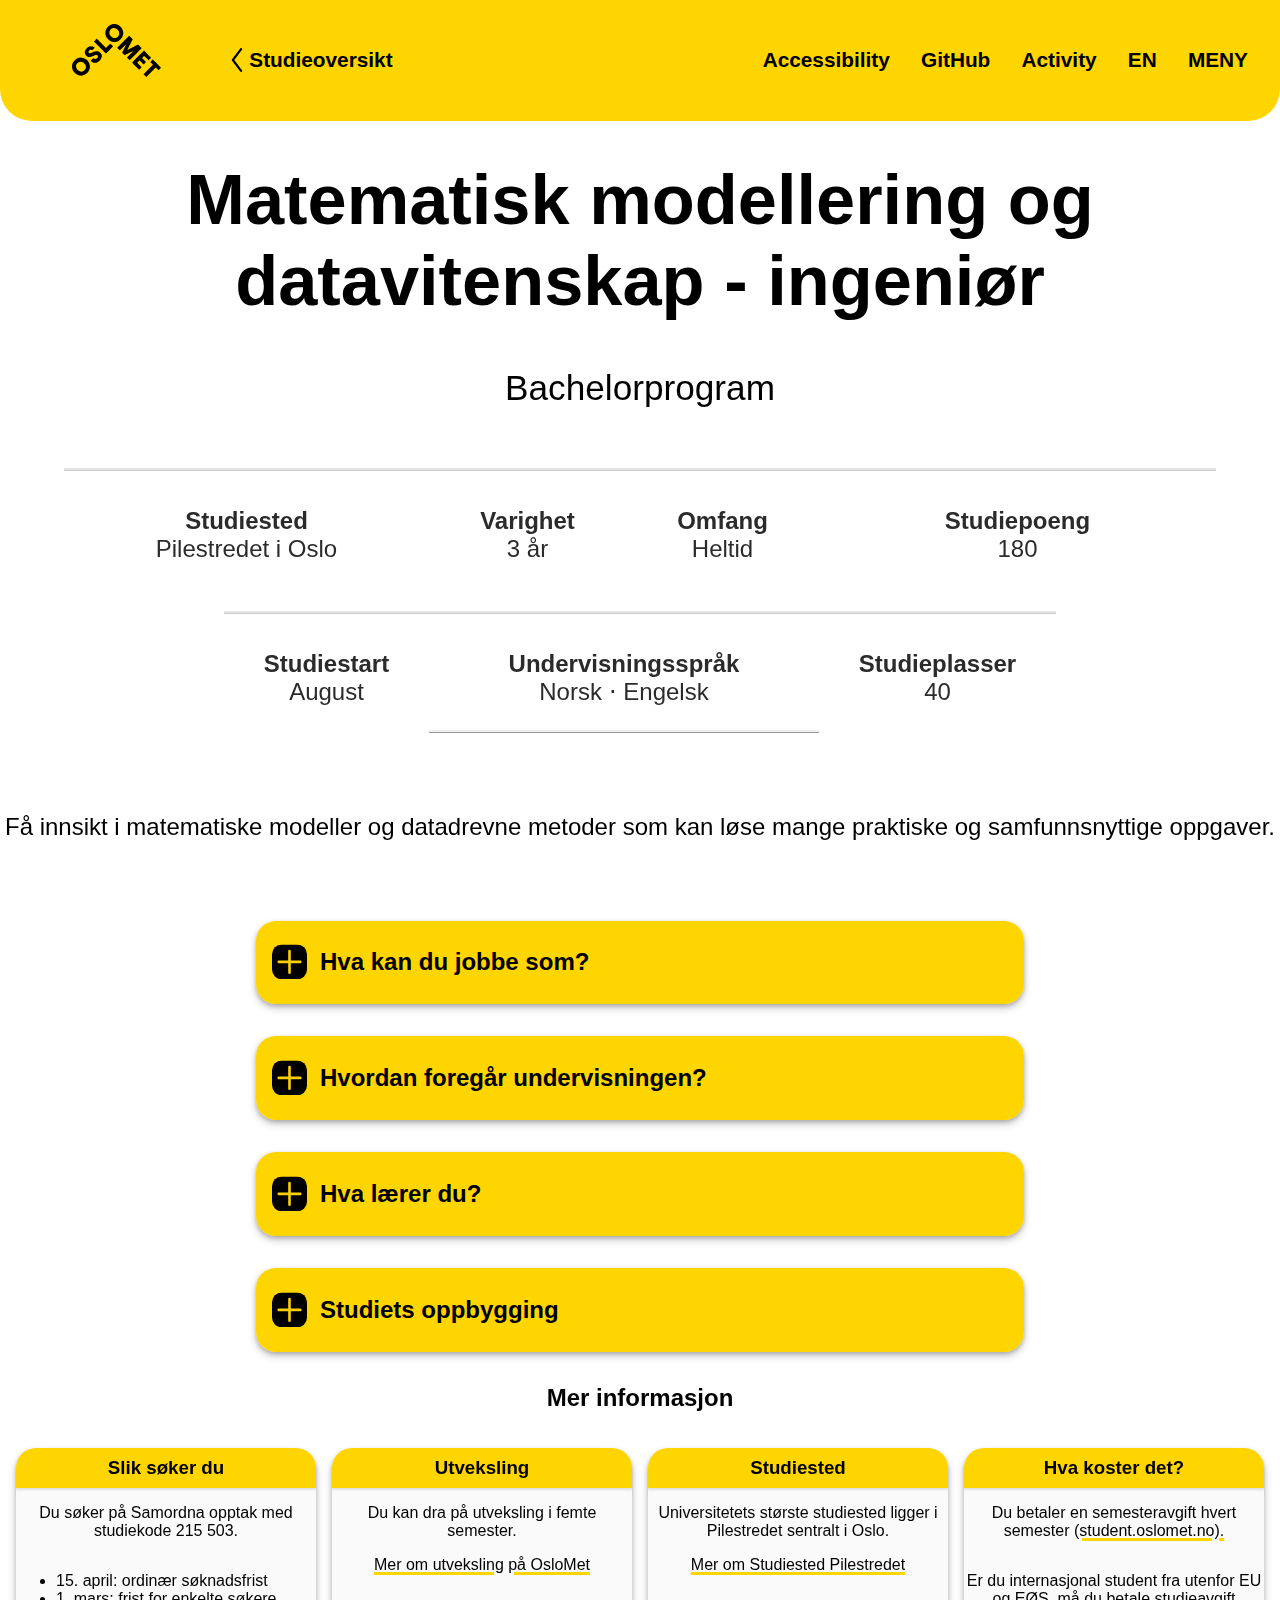
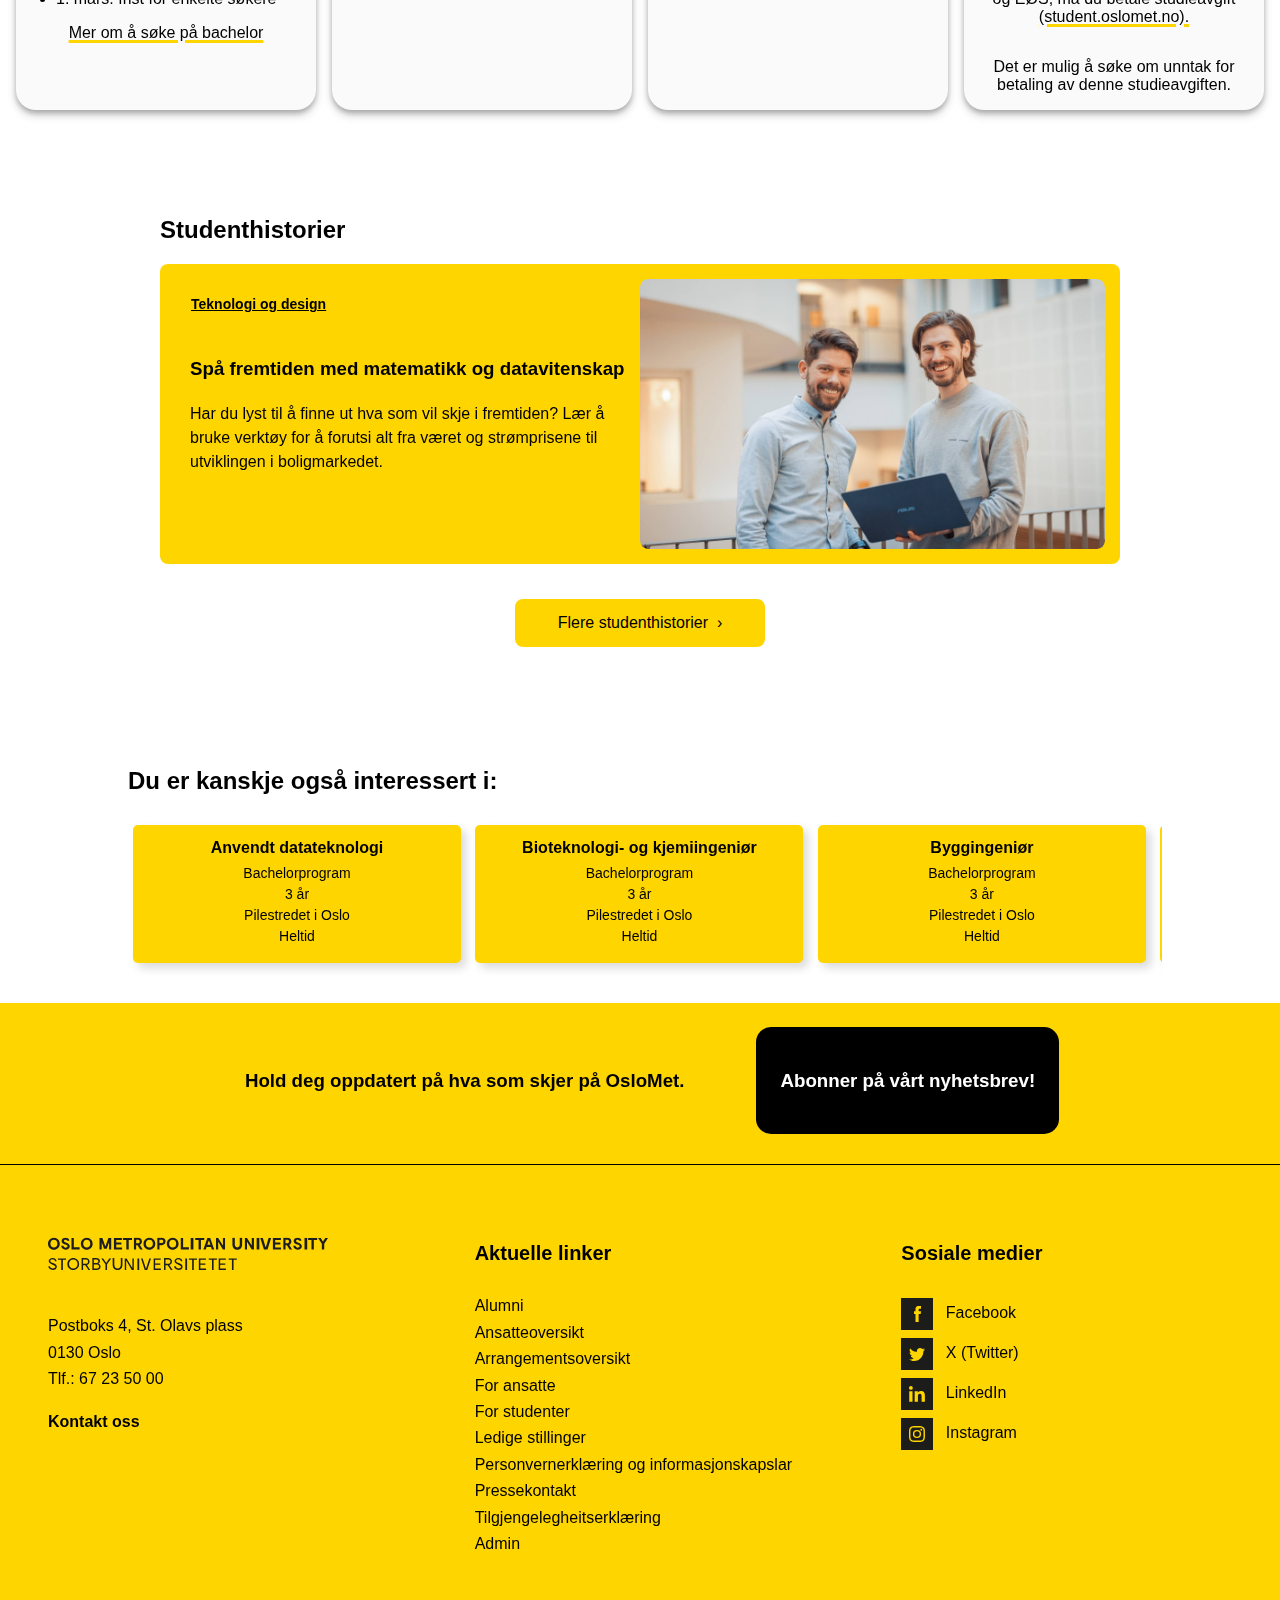
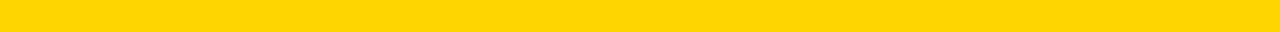
<file: index.html>
<!DOCTYPE html>
<html lang="en">
<head>
    <meta charset="UTF-8">
    <meta name="viewport" content="width=device-width, initial-scale=1.0">
    <title>Matmod eksamen</title>
    <link rel="stylesheet" href="css-file/EksamenDATA1200.css">
</head>

<body>
  <header>
    <nav class="nav-container">
        <ul class="left-nav">
            <li><a href="https://www.oslomet.no/"><img class="nav-logo" src="pictures/Logo_of_Oslo_Metropolitan_University.svg" alt="OsloMetLogo"></a></li>
            <li><a href="https://www.oslomet.no/studier/studieoversikt"><img class="less-than-logo" src="pictures/left-arrow-svgrepo-com.svg" alt="Less-than-logo"></a></li>
            <li><a href="https://www.oslomet.no/studier/studieoversikt" class="view-nav-link">Studieoversikt</a></li>
        </ul>
        <ul class="right-nav">
            <li><a href="accessibility.html" class="nav-link">Accessibility</a></li>
            <li><a href="github.html" class="nav-link">GitHub</a></li>
            <li><a href="hobby.html" class="nav-link">Activity</a></li>
            <li><a href="https://www.oslomet.no/en" class="view-nav-link">EN</a></li>
            <li class="dropdown-click">
              <input type="checkbox" id="dropdown-toggle" class="dropdown-checkbox">
              <label for="dropdown-toggle" class="dropbtn-click">MENY</label>
              <ul class="dropdown-click-content">
                <li><a href="https://www.oslomet.no/studier">Studier</a></li>
                <li><a href="https://www.oslomet.no/forskning">Forskningen vår</a></li>
                <li><a href="https://www.oslomet.no/om/samarbeid">Samarbeid</a></li>
                <li><a href="https://www.oslomet.no/ub">Universitetsbiblioteket</a></li>
                <li><a href="https://www.oslomet.no/om">Om OsloMet</a></li>
                <li><a href="https://www.oslomet.no/om/kontakt">Kontakt</a></li>
                <li><a href="https://www.oslomet.no/om/for-studenter">For studenter</a></li>
                <li><a href="accessibility.html">Accessibility</a></li>
                <li><a href="github.html">GitHub</a></li>
                <li><a href="hobby.html">Activity</a></li>
              </ul>
            </li>
        </ul>
    </nav>
</header>
<!--Brukt kilde til å lage nav-bar (En seksjon til venstre og en seksjon til høyre).
kilde: https://stackoverflow.com/questions/78169850/how-to-align-a-logo-on-the-left-and-navigation-on-the-right-using-html-and-css
Brukt chatgpt for å lage dropdownmeny med click (checkbox):
Kilde chatgpt:
  Dropdown Structure
<div class="dropdown">
  Hidden Checkbox
<input type="checkbox" id="dropdown-toggle" class="dropdown-checkbox">
  Label acts as the toggle button
<label for="dropdown-toggle" class="dropbtn">Click Me</label>
  Dropdown Content
<ul class="dropdown-content">
            <li><a href="#option1">Option 1</a></li>
            <li><a href="#option2">Option 2</a></li>
            <li><a href="#option3">Option 3</a></li>
        </ul>
    </div>
-->

    <main>
        <section class="top-section">
            <h1>Matematisk modellering og datavitenskap - ingeniør</h1>
            <p>Bachelorprogram</p>
        </section>
        <!--Grid, "div" for å lage bokser-->
        <section class="top-section-grid-container">
            <article class="top-section-grid">
                <div class="grid-item1">
                    <p class="grid-text-over">Studiested</p>
                    <p class="grid-text-under">Pilestredet i Oslo</p></div>
                <div class="grid-item2">
                    <p class="grid-text-over">Varighet</p>
                    <p class="grid-text-under">3 år</p></div>
                <div class="grid-item3">                    
                    <p class="grid-text-over">Omfang</p>
                    <p class="grid-text-under">Heltid</p></div>
                <div class="grid-item4">                   
                    <p class="grid-text-over">Studiepoeng</p>
                    <p class="grid-text-under">180</p></div>
                <div class="grid-item5">
                    <p class="grid-text-over">Studiestart</p>
                    <p class="grid-text-under">August</p></div>
                <div class="grid-item6">
                    <p class="grid-text-over">Undervisningsspråk</p>
                    <p class="grid-text-under">Norsk &sdot; Engelsk</p></div>
                <div class="grid-item7">
                    <p class="grid-text-over">Studieplasser</p>
                    <p class="grid-text-under">40</p></div>
            </article>
        </section>

        <section class="top-section-description">
            <p>Få innsikt i matematiske modeller og datadrevne metoder som kan løse mange praktiske og samfunnsnyttige oppgaver.</p>
        </section>



        <!--Hva kan du jobbe som?-->
<section class="big-infobox">
  <details class="dropdown-infobox">
    <summary class="dropdown-button"><h2>Hva kan du jobbe som?</h2></summary>
      <article class="infobox-content">
        <ul>
        <li>Med dette studiet får du IT-kompetanse som er etterspurt i arbeidslivet, særlig om du velger spesialiseringene vitenskapelige beregninger eller statistiske og datadrevne metoder.</li>
         <li>Spesialiseringen i matematikk og fysikk retter seg mer mot videre studier, men også her får du etterspurt kompetanse i arbeidslivet etter bachelorstudiet.</li> 
          <li>Matematisk modellering og datavitenskap blir stadig viktigere som basisgrunnlag, i for eksempel beregninger knyttet til klima, forsikring og finans, og datadrevne metoder for verdiskaping.</li> 
          <li>Datadrevne metoder og maskinlæring er i dag svært mye brukt i arbeidslivet.</li> 
      </ul>
    </article>
  </details>

</section>

    <!--Hvordan foregår undervisningen?-->
    <section class="big-infobox"> <!--Klasse big-infobox refererer til delen som inneholder de store dropdown-infoboksene-->
      <details class="dropdown-infobox"> <!--Klasse som refererer til hele infoboksen "Hvordan foregår undervisningen"-->
        <summary class="dropdown-button"><h2>Hvordan foregår undervisningen?</h2></summary>
          <article class="infobox-content">
            <h3>Undervisningen er en kombinasjon av:</h3>
            <div class="content-with-aside">
            <ul>
            <li>Prosjektarbeid</li>
            <li>Workshop</li>
            <li>Presentasjoner</li>
            <li>Veiledninger</li>
            <li>Diskusjoner og refleksjoner</li>
            <li>Forelesninger</li>
            <li>Selvstudier</li>
            <li>Gruppearbeid</li>
            <li>Arbeidslivsrelevant bacheloroppgave</li>
          </ul>
          <aside class="infobox-aside-info">
            <p>For å gjennomføre studiet på normert tid, må du regne med å bruke om lag 40 timer per uke på studierelatert arbeid gjennom hele semesteret.  </p>
          </aside>
        </div>
        </article>
      </details>
    
    </section>

<!--Hva vil du lære?-->
<section class="big-infobox">
  <details class="dropdown-infobox">
    <summary class="dropdown-button"><h2>Hva lærer du?</h2></summary>
      <article class="infobox-content">
        <ul>
          <li>Bachelor i matematisk modellering og datavitenskap kobler sammen matematikk, informatikk, fysikk og statistikk. </li>
          <li>Du får innsikt i matematiske modeller som brukes i praktisk problemløsning blant annet i medisinsk kjemi, biologiske prosesser og ulike samfunnssystemer.</li>
          <li>Det første studieåret har du emner i blant annet matematikk, programmering, fysikk og kjemi for å få en felles forståelse av tematikken.</li>
          <li>Det siste semesteret skriver du en bacheloroppgave tett knyttet til problemstillinger i arbeidslivet.</li>
        </ul>

        <table class="learning-table">
          <caption><h3>Første året velger du hvilken av disse spesialiseringene du vil ta:</h3></caption>
        <thead>
          <tr>
          <th>Statistiske og datadrevne metoder</th>
          <th>Vitenskapelige beregninger</th>
          <th>Matematikk og fysikk</th>
        </tr>
      </thead>
        
      <tbody>
      <tr>
        <td>
          <p>Du lærer om hvordan du kan bruke målte data koblet med datadrevne og statistiske metoder til å gjøre beregninger, for eksempel av fremtidige strømpriser.</p>
          <p>Du lærer hvordan du kan løse komplekse og sammensatte problemer, og utforske høydimensjonale datatyper.</p>
          <p>Moderne metoder innen maskinlæring og kunstig intelligens står sentralt.</p>
           </td>
        <td>
          <p>Du lærer å lage effektive algoritmer, datastrukturer og kildekoder for å løse matematiske og fysiske problemer med numeriske metoder.</p>
          <p>Du lærer å utvikle kildekode og metodikk knyttet til medisinsk teknologi, biologiske prosesser og annet.</p>
            </td>
        <td>
          <p>Du utforsker algebraiske strukturer, blant annet knyttet til dyp læring og kunstig intelligens.</p>
          <p>Du lærer differensialgeometri på flater, gruppeteori og kodeteori; matematiske strukturer, representasjonsteori og kategoriteori. I fysikk lærer du om termodynamikk og statistisk fysikk.</p>
          </td>
      </tr>
    </tbody>
    </table>

      </article>
  </details>
</section>


    <!--Studiets oppbygging-->
    <section class="big-infobox"> 
      <details class="dropdown-infobox">
        <summary class="dropdown-button"><h2>Studiets oppbygging</h2></summary>
        <article class="infobox-content">

          <a class="year-button" href="#year1">1. studieår</a>
          <a class="year-button" href="#year2">2. studieår</a>
          <a class="year-button" href="#year3">3. studieår</a>
          
          
          <section id="year1" class="year-content"> <!--En id for å linke til tre forskjellige ting på samme side-->
          <h3>1. studieår</h3>
          <section class="study-section"> <!--En container for begge semesterne-->
            <article class="semester"> <!--En klasse med semesterinformasjon-->
              <h2>Semester 1</h2>
              <article class="subject-card">
                <a href="https://student.oslomet.no/studier/-/studieinfo/emne/DAPE1300/2024/H%C3%98ST" target="_blank">Diskret matematikk</a>
                <footer class="card-footer">
                  <p>DAPE1300</p>
                  <p>10 pts.</p>
                </footer>
              </article>
              <article class="subject-card">
                <a href="https://student.oslomet.no/studier/-/studieinfo/emne/DAPE1400/2024/H%C3%98ST" target="_blank">Programmering</a>
                <footer class="card-footer">
                  <p>DAPE1400</p>
                  <p>10 pts.</p>
                </footer>
              </article>
              <article class="subject-card">
                <a href="https://student.oslomet.no/studier/-/studieinfo/emne/DATA1100/2024/H%C3%98ST" target="_blank">Teknologi og samfunn for programmerere</a>
                <footer class="card-footer">
                  <p>DATA1100</p>
                  <p>10 pts.</p>
                </footer>
              </article>
              <article class="subject-card">
                <a href="https://student.oslomet.no/studier/-/studieinfo/emne/MAMO1100/2024/H%C3%98ST" target="_blank">Innføring i modeller og beregninger</a>
                <footer class="card-footer">
                    <p>MAMO1100</p>
                    <p>10 pts.</p>
                  </footer>
                </article>
            </article>
        
            <article class="semester">
              <h2>Semester 2</h2>
              <article class="subject-card">
                <a href="https://student.oslomet.no/studier/-/studieinfo/emne/DAFE1000/2024/H%C3%98ST" target="_blank">Matematikk1000</a>
                <footer class="card-footer">
                  <p>DAFE1000</p>
                  <p>10 pts.</p>
                </footer>
              </article>
              <article class="subject-card">
                <a href="https://student.oslomet.no/studier/-/studieinfo/emne/DAPE2101/2024/H%C3%98ST" target="_blank">Fysikk og kjemi</a>
                <footer class="card-footer">
                  <p>DAPE2101</p>
                  <p>10 pts.</p>
                </footer>
              </article>
              <article class="subject-card">
                <a href="https://student.oslomet.no/studier/-/studieinfo/emne/DATA1500/2024/H%C3%98ST" target="_blank">Databaser</a>
                <footer class="card-footer">
                  <p>DATA1500</p>
                  <p>10 pts.</p>
                </footer>
              </article>
            </article>
          </section>
        </section>
      
        
        <section id="year2" class="year-content">
          <h3>2. studieår</h3>
            <section class="study-section">
              <article class="semester">
              <h2>Semester 3</h2>
              <article class="subject-card">
                <a href="https://student.oslomet.no/studier/-/studieinfo/emne/DAPE2000/2024/H%C3%98ST" target="_blank">Matematikk 2000 med statistikk</a>
                <footer class="card-footer">
                  <p>DAPE2000</p>
                  <p>10 pts.</p>
                </footer>
              </article>
              <article class="subject-card">
                <a href="https://student.oslomet.no/studier/-/studieinfo/emne/MAMO2100/2024/H%C3%98ST" target="_blank">Moderne fysikk</a>
                <footer class="card-footer">
                  <p>MAMO2100</p>
                  <p>10 pts.</p>
                </footer>
              </article>
            </article>
        
            <article class="semester">
              <h2>Semester 4</h2>
              <article class="subject-card">
                <a href="https://student.oslomet.no/studier/-/studieinfo/emne/DAVE3705/2024/H%C3%98ST" target="_blank">Matematikk 4000</a>
                <footer class="card-footer">
                  <p>DAVE3705</p>
                  <p>10 pts.</p>
                </footer>
              </article>
            </article>
        </section>
        
        <!--Emnegrupper - Andre studieår-->
        <section class="subject-group-section">
               
          <!--Emnegruppe 1-->
          <details class="dropdown-subject-group" name="display-subject-group">
            <summary class="dropdown-subject-button"><h3>Emnegruppe: Matematikk og fysikk</h3></summary>
            <section class="study-section">
              <article class="semester">
              <h2>Semester 3</h2>
              <article class="subject-card">
                <a href="https://student.oslomet.no/studier/-/studieinfo/emne/MAMO2300/2024/H%C3%98ST" target="_blank">Lineær algebra og introduksjon til gruppeteori</a>
                <footer class="card-footer">
                  <p>MAMO3200</p>
                  <p>10 pts.</p>
                </footer>
              </article>
            </article>
        
            <article class="semester">
              <h2>Semester 4</h2>
              <article class="subject-card">
                <a href="https://student.oslomet.no/studier/-/studieinfo/emne/MAMO2400/2024/H%C3%98ST" target="_blank">Termodynamikk og statistisk fysikk</a>
                <footer class="card-footer">
                  <p>MAMO2400</p>
                  <p>10 pts.</p>
                </footer>
              </article>
              <article class="subject-card">
                <a href="https://student.oslomet.no/studier/-/studieinfo/emne/MAMO2500/2024/H%C3%98ST" target="_blank">Symmetrier og algebraiske strukturer</a>
                <footer class="card-footer">
                  <p>MAMO2500</p>
                  <p>10 pts.</p>
                </footer>
              </article>
            </article>
        </section>
          </details>
        
               
          <!--Emnegruppe 2-->
          <details class="dropdown-subject-group" name="display-subject-group">
            <summary class="dropdown-subject-button"><h3>Emnegruppe: Statistiske og datadrevne metoder</h3></summary>
            <section class="study-section">
              <article class="semester">
              <h2>Semester 3</h2>
              <article class="subject-card">
                <a href="https://student.oslomet.no/studier/-/studieinfo/emne/DATS2300/2024/H%C3%98ST" target="_blank"> Algoritmer og datastrukturer </a>
                <footer class="card-footer">
                  <p>DAPE1300</p>
                  <p>10 pts.</p>
                </footer>
              </article>
            </article>
        
            <article class="semester">
              <h2>Semester 4</h2>
              <article class="subject-card">
                <a href="https://student.oslomet.no/studier/-/studieinfo/emne/MAMO3100/2024/H%C3%98ST" target="_blank">Statistisk analyse</a>
                <footer class="card-footer">
                  <p>DAFE1000</p>
                  <p>10 pts.</p>
                </footer>
              </article>
              <article class="subject-card">
                <a href="https://student.oslomet.no/studier/-/studieinfo/emne/ADSE3200/2024/H%C3%98ST" target="_blank">Visualisering</a>
                <footer class="card-footer">
                  <p>DAPE2101</p>
                  <p>10 pts.</p>
                </footer>
              </article>
              <article class="subject-card">
                <a href="https://student.oslomet.no/studier/-/studieinfo/emne/MAMO2200/2024/H%C3%98ST" target="_blank">Avansert modellering og beregninger</a>
                <footer class="card-footer">
                  <p>DATA1500</p>
                  <p>10 pts.</p>
                </footer>
              </article>
            </article>
        </section>
          </details>

          <!--Emnegruppe 3-->
          <details class="dropdown-subject-group" name="display-subject-group">
            <summary class="dropdown-subject-button"><h3>Emnegruppe: Vitenskapelige beregninger</h3></summary>
            <section class="study-section">
              <article class="semester">
              <h2>Semester 3</h2>
              <article class="subject-card">
                <a href="https://student.oslomet.no/studier/-/studieinfo/emne/DATS2300/2024/H%C3%98ST" target="_blank">Algoritmer og datastrukturer</a>
                <footer class="card-footer">
                  <p>DAPE1300</p>
                  <p>10 pts.</p>
                </footer>
              </article>
            </article>
        
            <article class="semester">
              <h2>Semester 4</h2>
              <article class="subject-card">
                <a href="https://student.oslomet.no/studier/-/studieinfo/emne/DAVE3606/2024/H%C3%98ST" target="_blank">Ressurseffektive programmer</a>
                <footer class="card-footer">
                  <p>DAFE1000</p>
                  <p>10 pts.</p>
                </footer>
              </article>
              <article class="subject-card">
                <a href="https://student.oslomet.no/studier/-/studieinfo/emne/MAMO2200/2024/H%C3%98ST" target="_blank">Avansert modellering og beregninger</a>
                <footer class="card-footer">
                  <p>DAPE2101</p>
                  <p>10 pts.</p>
                </footer>
              </article>
            </article>
        </section>
          </details>
        
        </section>
        </section>
        
        
        <section id="year3" class="year-content">
          <h3>3. studieår</h3>
          <section class="study-section">
            <article class="semester">
              <h2>Semester 5</h2>
              <article class="subject-card">
                <a href="https://student.oslomet.no/studier/-/studieinfo/emne/DAVE3700/2024/H%C3%98ST" target="_blank">Matematikk 3000</a>
                <footer class="card-footer">
                  <p>DAPE1300</p>
                  <p>10 pts.</p>
                </footer>
              </article>
            </article>
        
            <article class="semester">
              <h2>Semester 6</h2>
              <article class="subject-card">
                <a href="https://student.oslomet.no/studier/-/studieinfo/emne/DATA3900/2024/H%C3%98ST" target="_blank">Bacheloroppgave</a>
                <footer class="card-footer">
                  <p>DATA3900</p>
                  <p>20 pts.</p>
                </footer>
              </article>
            </article>
          
        </section>

        <!--Emnegrupper - Tredje studieår-->
        <section class="subject-group-section">
               
          <!--Emnegruppe 1-->
          <details class="dropdown-subject-group" name="display-subject-group">
            <summary class="dropdown-subject-button"><h3>Emnegruppe: Matematikk og fysikk</h3></summary>
            <section class="study-section">
              <article class="semester">
              <h2>Semester 5</h2>
              <article class="subject-card">
                <a href="https://student.oslomet.no/studier/-/studieinfo/emne/MAMO3300/2024/H%C3%98ST" target="_blank">Reell analyse</a>
                <footer class="card-footer">
                  <p>DAPE1300</p>
                  <p>10 pts.</p>
                </footer>
              </article>
              <article class="subject-card">
                <a href="https://student.oslomet.no/studier/-/studieinfo/emne/DATA3730/2024/H%C3%98ST" target="_blank">Introduksjon til IT-forskning</a>
                <footer class="card-footer">
                  <p>DAPE1400</p>
                  <p>10 pts.</p>
                </footer>
              </article>
              <article class="subject-card">
                <a href="https://student.oslomet.no/studier/-/studieinfo/emne/DATA3800/2024/H%C3%98ST" target="_blank">Introduction to Data Science with Scripting</a>
                <footer class="card-footer">
                  <p>DATA1100</p>
                  <p>10 pts.</p>
                </footer>
              </article>
              <article class="subject-card">
                <a href="https://student.oslomet.no/studier/-/studieinfo/emne/ITPE3100/2024/H%C3%98ST" target="_blank">Datasikkerhet</a>
                <footer class="card-footer">
                    <p>MAMO1100</p>
                    <p>10 pts.</p>
                  </footer>
                </article>
                <article class="subject-card">
                  <a href="https://student.oslomet.no/studier/-/studieinfo/emne/MAMO3200/2024/H%C3%98ST" target="_blank">Simulering og visualisering</a>
                  <footer class="card-footer">
                      <p>MAMO1100</p>
                      <p>10 pts.</p>
                    </footer>
                  </article>
            </article>
        
            <article class="semester">
              <h2>Semester 6</h2>
              <article class="subject-card">
                <a href="https://student.oslomet.no/studier/-/studieinfo/emne/ADTS2310/2024/H%C3%98ST" target="_blank">Testing av programvare</a>
                <footer class="card-footer">
                  <p>DAFE1000</p>
                  <p>10 pts.</p>
                </footer>
              </article>
              <article class="subject-card">
                <a href="https://student.oslomet.no/studier/-/studieinfo/emne/DATA2410/2024/H%C3%98ST" target="_blank">Datanettverk og skytjenester</a>
                <footer class="card-footer">
                  <p>DAPE2101</p>
                  <p>10 pts.</p>
                </footer>
              </article>
              <article class="subject-card">
                <a href="https://student.oslomet.no/studier/-/studieinfo/emne/DAVE3606/2024/H%C3%98ST" target="_blank">Ressurseffektive programmer</a>
                <footer class="card-footer">
                  <p>DATA1500</p>
                  <p>10 pts.</p>
                </footer>
              </article>
              <article class="subject-card">
                <a href="https://student.oslomet.no/studier/-/studieinfo/emne/MAMO2200/2024/H%C3%98ST" target="_blank">Avansert modellering og beregninger</a>
                <footer class="card-footer">
                  <p>DATA1500</p>
                  <p>10 pts.</p>
                </footer>
              </article>
            </article>
        </section>
          </details>
        
               
          <!--Emnegruppe 2-->
          <details class="dropdown-subject-group" name="display-subject-group">
            <summary class="dropdown-subject-button"><h3>Emnegruppe: Statistiske og datadrevne metoder</h3></summary>
            <section class="study-section">
              <article class="semester">
              <h2>Semester 5</h2>
              <article class="subject-card">
                <a href="https://student.oslomet.no/studier/-/studieinfo/emne/DAVE3625/2024/H%C3%98ST" target="_blank">Introduksjon til Kunstig Intelligens</a>
                <footer class="card-footer">
                  <p>DAPE1300</p>
                  <p>10 pts.</p>
                </footer>
              </article>
              <article class="subject-card">
                <a href="https://student.oslomet.no/studier/-/studieinfo/emne/DATA3730/2024/H%C3%98ST" target="_blank">Introduksjon til IT-forskning</a>
                <footer class="card-footer">
                  <p>DAPE1400</p>
                  <p>10 pts.</p>
                </footer>
              </article>
              <article class="subject-card">
                <a href="https://student.oslomet.no/studier/-/studieinfo/emne/DATA3750/2024/H%C3%98ST" target="_blank">Anvendt kunstig intelligens og data science prosjekt</a>
                <footer class="card-footer">
                  <p>DATA1100</p>
                  <p>10 pts.</p>
                </footer>
              </article>
              <article class="subject-card">
                <a href="https://student.oslomet.no/studier/-/studieinfo/emne/ITPE3100/2024/H%C3%98ST" target="_blank">Datasikkerhet</a>
                <footer class="card-footer">
                    <p>MAMO1100</p>
                    <p>10 pts.</p>
                  </footer>
                </article>
                <article class="subject-card">
                  <a href="https://student.oslomet.no/studier/-/studieinfo/emne/MAMO3200/2024/H%C3%98ST" target="_blank">Simulering og visualisering</a>
                  <footer class="card-footer">
                      <p>MAMO1100</p>
                      <p>10 pts.</p>
                    </footer>
                  </article>
            </article>
        
            <article class="semester">
              <h2>Semester 6</h2>
              <article class="subject-card">
                <a href="https://student.oslomet.no/studier/-/studieinfo/emne/ADTS2310/2024/H%C3%98ST" target="_blank">Testing av programvare</a>
                <footer class="card-footer">
                  <p>DAFE1000</p>
                  <p>10 pts.</p>
                </footer>
              </article>
              <article class="subject-card">
                <a href="https://student.oslomet.no/studier/-/studieinfo/emne/DATA2410/2024/H%C3%98ST" target="_blank">Datanettverk og skytjenester</a>
                <footer class="card-footer">
                  <p>DAPE2101</p>
                  <p>10 pts.</p>
                </footer>
              </article>
              <article class="subject-card">
                <a href="https://student.oslomet.no/studier/-/studieinfo/emne/DAVE3606/2024/H%C3%98ST" target="_blank">Ressurseffektive programmer</a>
                <footer class="card-footer">
                  <p>DATA1500</p>
                  <p>10 pts.</p>
                </footer>
              </article>
            </article>
        </section>
          </details>

          <!--Emnegruppe 3-->
          <details class="dropdown-subject-group" name="display-subject-group">
            <summary class="dropdown-subject-button"><h3>Emnegruppe: Vitenskapelige beregninger</h3></summary>
            <section class="study-section">
              <article class="semester">
              <h2>Semester 5</h2>
              <article class="subject-card">
                <a href="https://student.oslomet.no/studier/-/studieinfo/emne/MAMO3200/2024/H%C3%98ST" target="_blank">Simulering og visualisering</a>
                <footer class="card-footer">
                  <p>DAPE1300</p>
                  <p>10 pts.</p>
                </footer>
              </article>
              <article class="subject-card">
                <a href="https://student.oslomet.no/studier/-/studieinfo/emne/DATA3730/2024/H%C3%98ST" target="_blank">Introduksjon til IT-forskning</a>
                <footer class="card-footer">
                  <p>DAPE1400</p>
                  <p>10 pts.</p>
                </footer>
              </article>
              <article class="subject-card">
                <a href="https://student.oslomet.no/studier/-/studieinfo/emne/ITPE3100/2024/H%C3%98ST" target="_blank">Datasikkerhet</a>
                <footer class="card-footer">
                  <p>DATA1100</p>
                  <p>10 pts.</p>
                </footer>
              </article>
              <article class="subject-card">
                <a href="https://student.oslomet.no/studier/-/studieinfo/emne/MAMO2300/2024/H%C3%98ST" target="_blank">Lineær algebra og introduksjon til gruppeteori</a>
                <footer class="card-footer">
                    <p>MAMO2300</p>
                    <p>10 pts.</p>
                  </footer>
                </article>
                <article class="subject-card">
                  <a href="https://student.oslomet.no/studier/-/studieinfo/emne/MAMO3300/2024/H%C3%98ST" target="_blank">Reell analyse</a>
                  <footer class="card-footer">
                      <p>MAMO1100</p>
                      <p>10 pts.</p>
                    </footer>
                  </article>
            </article>
        
            <article class="semester">
              <h2>Semester 6</h2>
              <article class="subject-card">
                <a href="https://student.oslomet.no/studier/-/studieinfo/emne/ADSE3200/2024/H%C3%98ST" target="_blank">Visualisering</a>
                <footer class="card-footer">
                  <p>DAFE1000</p>
                  <p>10 pts.</p>
                </footer>
              </article>
              <article class="subject-card">
                <a href="https://student.oslomet.no/studier/-/studieinfo/emne/ADTS2310/2024/H%C3%98ST" target="_blank">Testing av programvare</a>
                <footer class="card-footer">
                  <p>DAPE2101</p>
                  <p>10 pts.</p>
                </footer>
              </article>
              <article class="subject-card">
                <a href="https://student.oslomet.no/studier/-/studieinfo/emne/DATA2410/2024/H%C3%98ST" target="_blank">Datanettverk og skytjenester</a>
                <footer class="card-footer">
                  <p>DATA1500</p>
                  <p>10 pts.</p>
                </footer>
              </article>
              <article class="subject-card">
                <a href="https://student.oslomet.no/studier/-/studieinfo/emne/MAMO2500/2024/H%C3%98ST" target="_blank">Symmetrier og algebraiske strukturer</a>
                <footer class="card-footer">
                  <p>DATA1500</p>
                  <p>10 pts.</p>
                </footer>
              </article>
            </article>
        </section>
          </details>
        
        </section>

        </section>
    </article>
    </details>
    </section>


          


    <!--Flere informasjonsbokser-->
    <section class="small-infobox">
      <h2>Mer informasjon</h2>
    <section class="additional-information">
      <article class="infobox-card">
          <div class="card-header">
            <h3>Slik søker du</h3>
          </div>
          <p>Du søker på Samordna opptak med studiekode 215 503.</p>
            <ul>
              <li>15. april: ordinær søknadsfrist</li>
              <li>1. mars: frist for enkelte søkere</li>
            </ul>
            <a href="https://www.oslomet.no/studier/soknad-og-opptak/opptak-til-bachelor-aarsstudier">Mer om å søke på bachelor</a>
      </article>

      <article class="infobox-card">
        <div class="card-header">
          <h3>Utveksling</h3>
        </div>
        <p>Du kan dra på utveksling i femte semester.</p>
        <a href="https://student.oslomet.no/utveksling">Mer om utveksling på OsloMet</a>
      
        
    </article>
    <article class="infobox-card">
      <div class="card-header">
        <h3>Studiested</h3>
      </div>
      <p>Universitetets største studiested ligger i Pilestredet sentralt i Oslo.</p>
      <a href="https://www.oslomet.no/om/studiested-pilestredet">Mer om Studiested Pilestredet</a>
    
      
  </article>
  <article class="infobox-card">
    <div class="card-header">
      <h3>Hva koster det?</h3>
    </div>
    <p>Du betaler en semesteravgift hvert semester <a href="https://student.oslomet.no/en/web/student/semester-fee">(student.oslomet.no).</a></p>
    <p>Er du internasjonal student fra utenfor EU og EØS, må du betale studieavgift <a href="https://student.oslomet.no/en/web/student/tuition-fees-for-international-students-from-outside-eu-eea">(student.oslomet.no).</a></p>
      <p>Det er mulig å søke om unntak for betaling av denne studieavgiften.</p>
</article>

    </section>
  </section>

    <!-- article-studentstories-->
    <article class="article-studentstories">
      <h2>Studenthistorier</h2>
      <div class="content-row">
        <section class="section-text">
          <div class="h3-teknologi-og-design">
            <a class="link-for-text" href="https://www.oslomet.no/studier/studenthistorier?student_story=147" target="_blank">
              <h3 class="h3-teknologi-og-design">
                Teknologi og design
              </h3>
            </a>
          </div>
          <div class="paragraph-studentstories">
            <a class="link-for-text" href="https://www.oslomet.no/studier/studenthistorier?student_story=147" target="_blank">
              <h3>Spå fremtiden med matematikk og datavitenskap</h3>
              <p>
                Har du lyst til å finne ut hva som vil skje i fremtiden? Lær å bruke verktøy for å forutsi alt fra været og strømprisene til utviklingen i boligmarkedet.
              </p>
            </a>
          </div>
        </section>
        <div class="img-smiley-box">
          <a class="link-for-picture"
          href="https://www.oslomet.no/studier/studenthistorier?student_story=147" target="_blank">
            <img alt="smiley" class="img-smiley" src="pictures/613c6efdb147-matematikk_oslomet_smilefjes.jpg">
          </a>
        </div>
      </div>
         <!-- Button-->
      <a class="button-more-studentstories"
   href="https://www.oslomet.no/studier/studenthistorier?student_story=147" 
   target="_blank">
   Flere studenthistorier &#160&#8250
</a>
    </article>


    <!-- Scrollmenu related programs-->
        <section class="section-scrollmenu-related-programs">
          <h2>Du er kanskje også interessert i:</h2>
          <a href="https://www.oslomet.no/studier/tkd/anvendt-datateknologi">
            <div class="program-item">
              <strong>Anvendt datateknologi</strong>
              <ul>
                <li>Bachelorprogram</li>
                <li>3 år</li>
                <li>Pilestredet i Oslo</li>
                <li>Heltid</li>
              </ul>
            </div>
          </a>
        
          <a href="https://www.oslomet.no/studier/tkd/bioteknologi-kjemiingenior">
            <div class="program-item">
              <strong>Bioteknologi- og kjemiingeniør</strong>
              <ul>
                <li>Bachelorprogram</li>
                <li>3 år</li>
                <li>Pilestredet i Oslo</li>
                <li>Heltid</li>
              </ul>
            </div>
          </a>
        
          <a href="https://www.oslomet.no/studier/tkd/byggingenior">
            <div class="program-item">
              <strong>Byggingeniør</strong>
              <ul>
                <li>Bachelorprogram</li>
                <li>3 år</li>
                <li>Pilestredet i Oslo</li>
                <li>Heltid</li>
              </ul>
            </div>
          </a>
        
          <a href="https://www.oslomet.no/studier/tkd/dataingenior">
            <div class="program-item">
              <strong>Dataingeniør</strong>
              <ul>
                <li>Bachelorprogram</li>
                <li>3 år</li>
                <li>Pilestredet i Oslo</li>
                <li>Heltid</li>
              </ul>
            </div>
          </a>
        
          <a href="https://www.oslomet.no/studier/tkd/elektronikkingenior">
            <div class="program-item">
              <strong>Elektronikkingeniør</strong>
              <ul>
                <li>Bachelorprogram</li>
                <li>3 år</li>
                <li>Pilestredet i Oslo</li>
                <li>Heltid</li>
              </ul>
            </div>
          </a>
        
          <a href="https://www.oslomet.no/studier/tkd/informasjonsteknologi">
            <div class="program-item">
              <strong>Informasjonsteknologi</strong>
              <ul>
                <li>Bachelorprogram</li>
                <li>3 år</li>
                <li>Pilestredet i Oslo</li>
                <li>Heltid</li>
              </ul>
            </div>
          </a>
        
          <a href="https://www.oslomet.no/studier/tkd/maskiningenior">
            <div class="program-item">
              <strong>Maskiningeniør</strong>
              <ul>
                <li>Bachelorprogram</li>
                <li>3 år</li>
                <li>Pilestredet i Oslo</li>
                <li>Heltid</li>
              </ul>
            </div>
          </a>
        
          <a href="https://www.oslomet.no/studier/tkd/tre-termin-ingenior">
            <div class="program-item">
              <strong>Tre-terminsordning til ingeniørutdanning</strong>
              <ul>
                <li>Bachelorprogram</li>
                <li>3 år</li>
                <li>Pilestredet i Oslo</li>
                <li>Heltid</li>
              </ul>
            </div>
          </a>
        </section>   



    </main>
    
    <!--footer: nyhetsbrev, border, kontakt oss, about og sosiale medier-->
    <footer class="bottom-footer">
      <!--nyhetsbrev-->
      <section class="nyhetsbrev-container">
        <div class="nyhetsbrev">
            <h3>Hold deg oppdatert på hva som skjer på OsloMet.</h3>
        </div>
        <a href="https://www.oslomet.no/nyhetsbrev"><div class="nyhetsbrev-button">
                <h3>Abonner på vårt nyhetsbrev!</h3>
        </div></a>
      </section>
      
      <!--border (indepentent)-->
      <section class="flex-container">
        <div class="top-footer-border"></div>
      </section>

      <section class="flex-container"> <!--samme flex container for å gjenbruke klassen-->
          <!--about-->
          <div class="about"> <!--justerer utsene til item-et-->
              <h3>
                <img src="pictures/logo-footer.svg" alt="logo-footer-img">
              </h3>
              <ul>
                  <li>Postboks 4, St. Olavs plass</li>
                  <li>0130 Oslo</li>
                  <li>Tlf.: 67 23 50 00</li>
                  <li class="link-kontakt-oss"><a href="https://www.oslomet.no/om/kontakt">Kontakt oss</a></li>
              </ul>
          </div>
          <!--related-links (aktuelle linker)-->
          <div class="related-links"> <!--justerer utsene til item-et-->
              <h3>Aktuelle linker</h3>
              <ul>
                  <li><a href="https://www.oslomet.no/alumni">Alumni</a></li>
                  <li><a href="https://www.oslomet.no/om/ansatteoversikt">Ansatteoversikt</a></li>
                  <li><a href="https://www.oslomet.no/om/arrangement/arrangementsoversikt">Arrangementsoversikt</a></li>
                  <li><a href="https://www.oslomet.no/om/for-ansatte">For ansatte</a></li>
                  <li><a href="https://www.oslomet.no/om/for-studenter">For studenter</a></li>
                  <li><a href="https://www.oslomet.no/om/ledige-stillinger">Ledige stillinger</a></li>
                  <li><a href="https://www.oslomet.no/om/personvernerklering-informasjonskapslar">Personvernerklæring og informasjonskapslar</a></li>
                  <li><a href="https://www.oslomet.no/om/pressekontakt">Pressekontakt</a></li>
                  <li><a href="https://www.oslomet.no/om/tilgjengelegheitserklering">Tilgjengelegheitserklæring</a></li>
                  <li><a href="https://login.microsoftonline.com/fec81f12-6286-4550-8911-f446fcdafa1f/saml2?SAMLRequest=fVLLjtMwFP2VyHs3ifNoY7WVylSISgNU08KCDXKc66klP4KvQ%2BHvSZNBlE1Xlo7P496ju0ZhTc93Q7y4F%2FgxAMbklzUO%2BfSxIUNw3AvUyJ2wgDxKftp9fOZskfE%2B%2BOilN%2BRO8lghECFE7R1JDvsN%2Bd6yOmtFUzdNUXaNbKuy6Io2g6phRbFaLps8Y7KqOlmQ5CsEHJUbMhqNcsQBDg6jcHGEMlbSPKcsO%2BcZL5a8Kr%2BRZD9uo52Ik%2BoSY488TY1%2F1W5htQwevYreGe1gIb1NFchVrnJGa7aqaVlVGV01o6kqy1rJTiiRq%2FS2IyPJ7u8iT97hYCGcIPzUEr68PP%2BLul6vVHR2jPNovIW4cH42UCK1vhsMLPpLP0Epzi%2BjQuKEdqDEYCLFniTHt6bfaddp9%2Fq45HYmIf9wPh%2Fp8fPpTLbrmzefSgvbu%2FnuJ1un96T1fBmfRvvD%2FuiNlr%2BT9z5YER%2Bn3xDdUTVReQzCoQYXx8qM8denACLChsQwAEm3c%2BT%2F97f9Aw%3D%3D&RelayState=https%3A%2F%2Fwww-admin.oslomet.no%2Fadmin%2Fview%2Fcontent%2F58148">Admin</a></li>
              </ul>
          </div>
          <!--socials (sosiale medier)-->
          <div class="socials"> <!--justerer utsene til item-et-->
              <h3>Sosiale medier</h3>
              <ul>
                <li>
                  <a href="https://www.facebook.com/oslomet/">
                      <img src="pictures/icon-facebook.svg" alt="Facebook icon"> Facebook
                  </a>
                </li>
                <li>
                  <a href="https://x.com/i/flow/login?redirect_after_login=%2Foslomet">
                      <img src="pictures/icon-twitter.svg" alt="Twitter icon"> X (Twitter)
                  </a>
                </li>
                <li>
                  <a href="https://no.linkedin.com/school/oslomet/">
                    <img src="pictures/icon-linkedin.svg" alt="LinkedIn icon"> LinkedIn
                  </a>
                </li>
                <li>
                  <a href="https://www.instagram.com/oslomet/?hl=nb">
                    <img src="pictures/icon-instagram.svg" alt="Instagram icon"> Instagram
                  </a>
                </li>
                </ul>
            </div>
        </section>
    </footer>

</body>
</html>
</file>
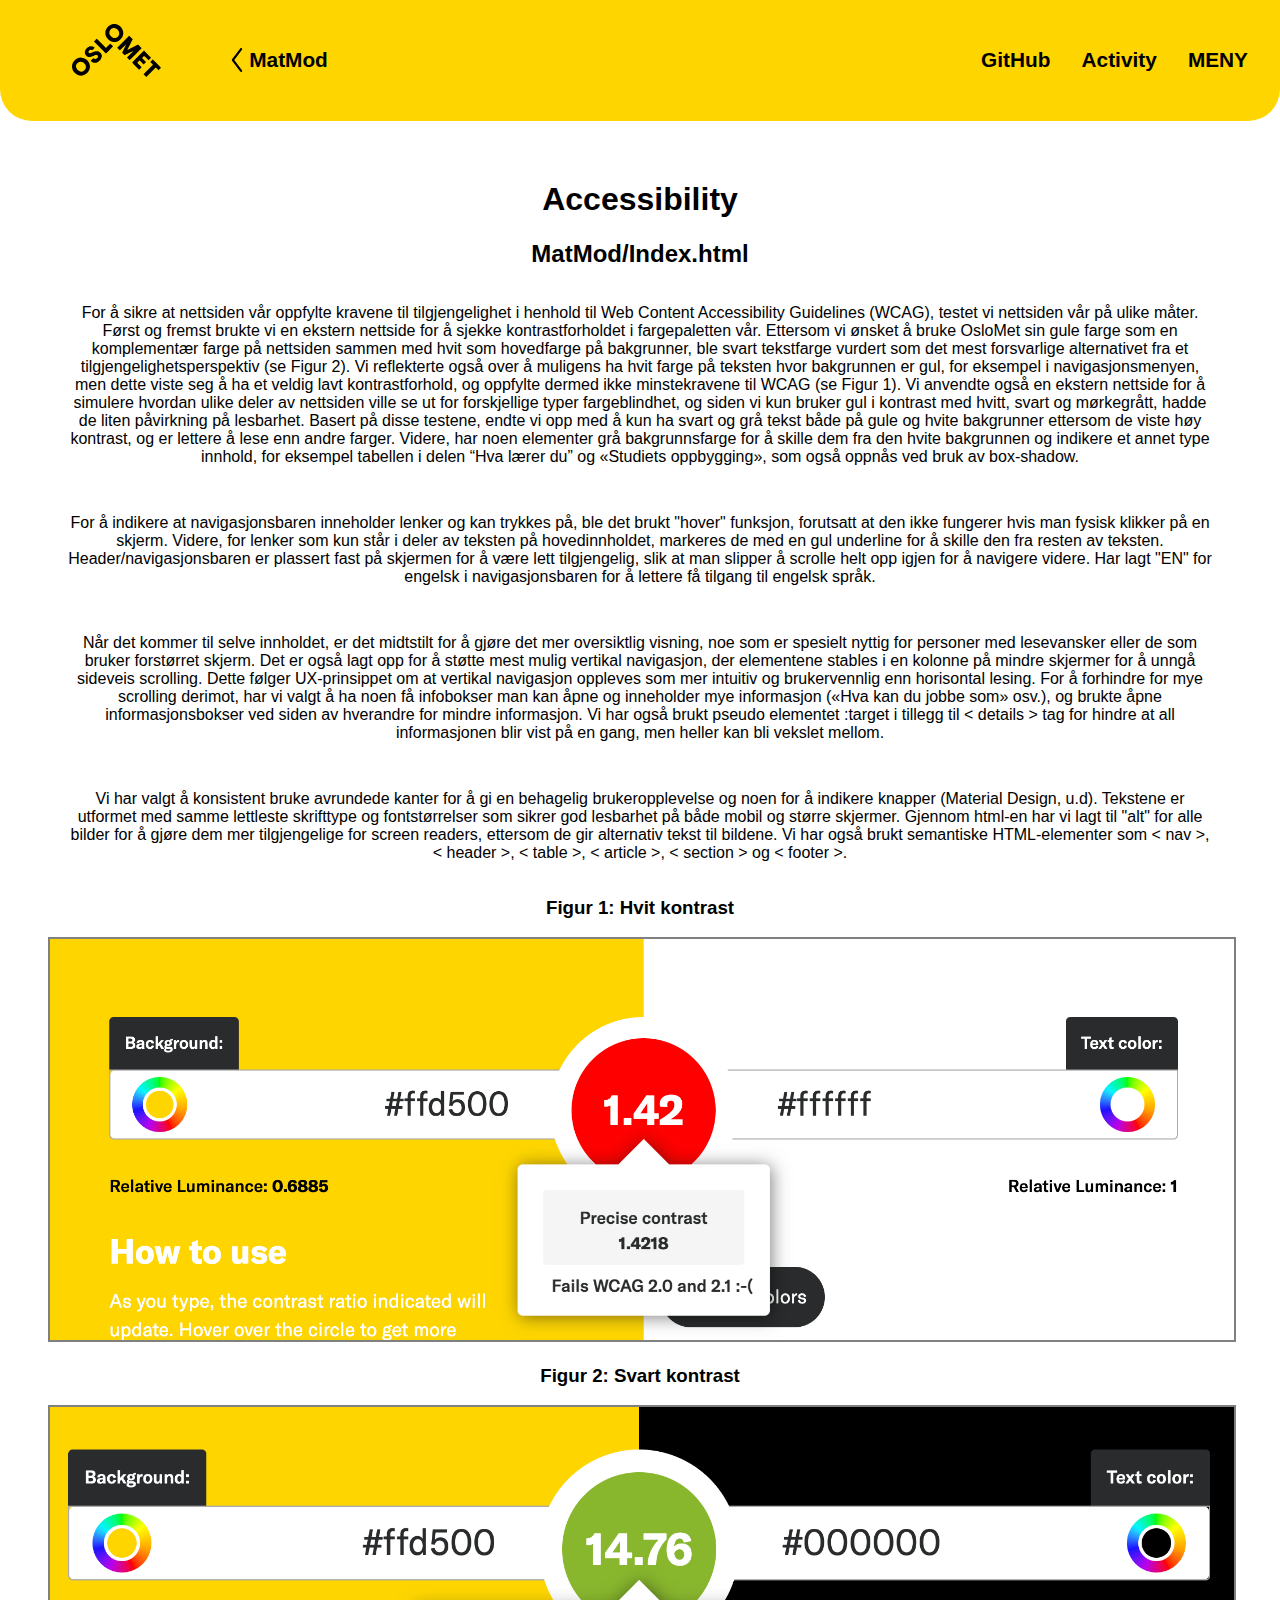
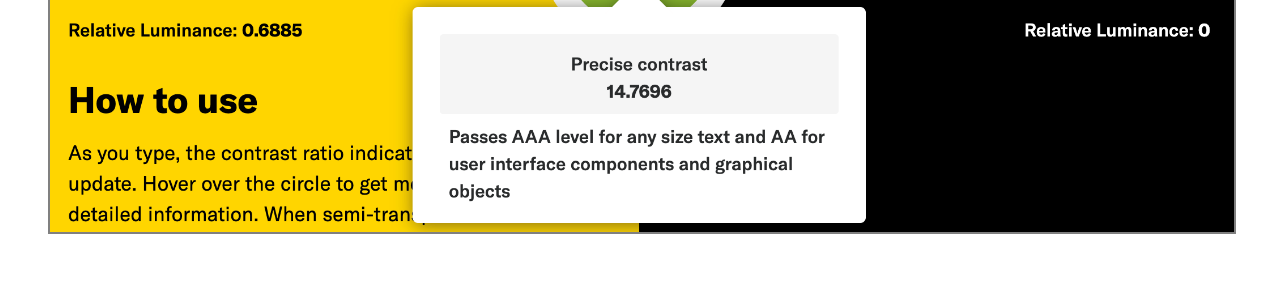
<file: accessibility.html>
<!DOCTYPE html>
<html lang="en">
<head>
    <meta charset="UTF-8">
    <meta name="viewport" content="width=device-width, initial-scale=1.0">
    <title>Accessibility</title>
    <link rel="stylesheet" href="css-file/EksamenDATA1200.css">
</head>
<body class="github-body">
    <header>
        <nav class="nav-container">
            <ul class="left-nav">
                <li><a href="https://www.oslomet.no/"><img class="nav-logo" src="pictures/Logo_of_Oslo_Metropolitan_University.svg" alt="OsloMetLogo"></a></li>
                <li><a href="index.html"><img class="less-than-logo" src="pictures/left-arrow-svgrepo-com.svg" alt="Less-than-logo"></a></li>
                <li><a href="index.html" class="view-nav-link">MatMod</a></li>
            </ul>
            <ul class="right-nav">
                <li><a href="github.html" class="nav-link">GitHub</a></li>
                <li><a href="hobby.html" class="nav-link">Activity</a></li>
                <li class="dropdown-click">
                    <input type="checkbox" id="dropdown-toggle" class="dropdown-checkbox">
                    <label for="dropdown-toggle" class="dropbtn-click">MENY</label>
                    <ul class="dropdown-click-content">
                      <li><a href="index.html">MatMod</a></li>
                      <li><a href="github.html">GitHub</a></li>
                      <li><a href="hobby.html">Activity</a></li>
                    </ul>
                  </li>
            </ul>
        </nav>
    </header>
    
    <main>
        <article class="accessibility-matmod">
        <h1>Accessibility</h1>
        <h2>MatMod/Index.html</h2>
    
        <p>For å sikre at nettsiden vår oppfylte kravene til tilgjengelighet i henhold til Web Content Accessibility Guidelines (WCAG), testet vi nettsiden vår på ulike måter. Først og fremst brukte vi en ekstern nettside for å sjekke kontrastforholdet i fargepaletten vår. Ettersom vi ønsket å bruke OsloMet sin gule farge som en komplementær farge på nettsiden sammen med hvit som hovedfarge på bakgrunner, ble svart tekstfarge vurdert som det mest forsvarlige alternativet fra et tilgjengelighetsperspektiv (se Figur 2). Vi reflekterte også over å muligens ha hvit farge på teksten hvor bakgrunnen er gul, for eksempel i navigasjonsmenyen, men dette viste seg å ha et veldig lavt kontrastforhold, og oppfylte dermed ikke minstekravene til WCAG (se Figur 1). Vi anvendte også en ekstern nettside for å simulere hvordan ulike deler av nettsiden ville se ut for forskjellige typer fargeblindhet, og siden vi kun bruker gul i kontrast med hvitt, svart og mørkegrått, hadde de liten påvirkning på lesbarhet. Basert på disse testene, endte vi opp med å kun ha svart og grå tekst både på gule og hvite bakgrunner ettersom de viste høy kontrast, og er lettere å lese enn andre farger. Videre, har noen elementer grå bakgrunnsfarge for å skille dem fra den hvite bakgrunnen og indikere et annet type innhold, for eksempel tabellen i delen “Hva lærer du” og «Studiets oppbygging», som også oppnås ved bruk av box-shadow.</p>
        <p>For å indikere at navigasjonsbaren inneholder lenker og kan trykkes på, ble det brukt "hover" funksjon, forutsatt at den ikke fungerer hvis man fysisk klikker på en skjerm. Videre, for lenker som kun står i deler av teksten på hovedinnholdet, markeres de med en gul underline for å skille den fra resten av teksten.
            Header/navigasjonsbaren er plassert fast på skjermen for å være lett tilgjengelig, slik at man slipper å scrolle helt opp igjen for å navigere videre. Har lagt "EN" for engelsk i navigasjonsbaren for å lettere få tilgang til engelsk språk.</p>
        <p>Når det kommer til selve innholdet, er det midtstilt for å gjøre det mer oversiktlig visning, noe som er spesielt nyttig for personer med lesevansker eller de som bruker forstørret skjerm. Det er også lagt opp for å støtte mest mulig vertikal navigasjon, der elementene stables i en kolonne på mindre skjermer for å unngå sideveis scrolling. Dette følger UX-prinsippet om at vertikal navigasjon oppleves som mer intuitiv og brukervennlig enn horisontal lesing. For å forhindre for mye scrolling derimot, har vi valgt å ha noen få infobokser man kan åpne og inneholder mye informasjon («Hva kan du jobbe som» osv.), og brukte åpne informasjonsbokser ved siden av hverandre for mindre informasjon. Vi har også brukt pseudo elementet :target i tillegg til < details > tag for hindre at all informasjonen blir vist på en gang, men heller kan bli vekslet mellom.</p>
        <p>Vi har valgt å konsistent bruke avrundede kanter for å gi en behagelig brukeropplevelse og noen for å indikere knapper (Material Design, u.d). Tekstene er utformet med samme lettleste skrifttype og fontstørrelser som sikrer god lesbarhet på både mobil og større skjermer. Gjennom html-en har vi lagt til "alt" for alle bilder for å gjøre dem mer tilgjengelige for screen readers, ettersom de gir alternativ tekst til bildene. Vi har også brukt semantiske HTML-elementer som < nav >, < header >, < table >, < article >, < section > og < footer >.</p>
        <!--Kilder brukt:
            Website accessibility – Mozilla: https://developer.mozilla.org/en-US/docs/Web/Accessibility/Understanding_WCAG 
            Website accessibility: https://www.w3.org/TR/WCAG/ 
            Website structure: https://developer.mozilla.org/en-US/docs/Learn/HTML/Introduction_to_HTML/Document_and_website_structure 
            Contrast colors: https://www.w3.org/TR/WCAG/#contrast-minimum-->

        <h3>Figur 1: Hvit kontrast</h3>
        <img src="pictures/accessibility-image1.png" alt="hvit-kontrast"> <!--Skjermbilde tatt fra https://www.siegemedia.com/contrast-ratio#%23000000-on-%23ffd500 -->
        <h3>Figur 2: Svart kontrast</h3>
        <img src="pictures/accessibility-image2.png" alt="svart-kontrast"> <!--Skjermbilde tatt fra https://www.siegemedia.com/contrast-ratio#%23000000-on-%23ffd500 -->
    </article>
        
        
        


    </main>
    
</body>
</html>
</file>
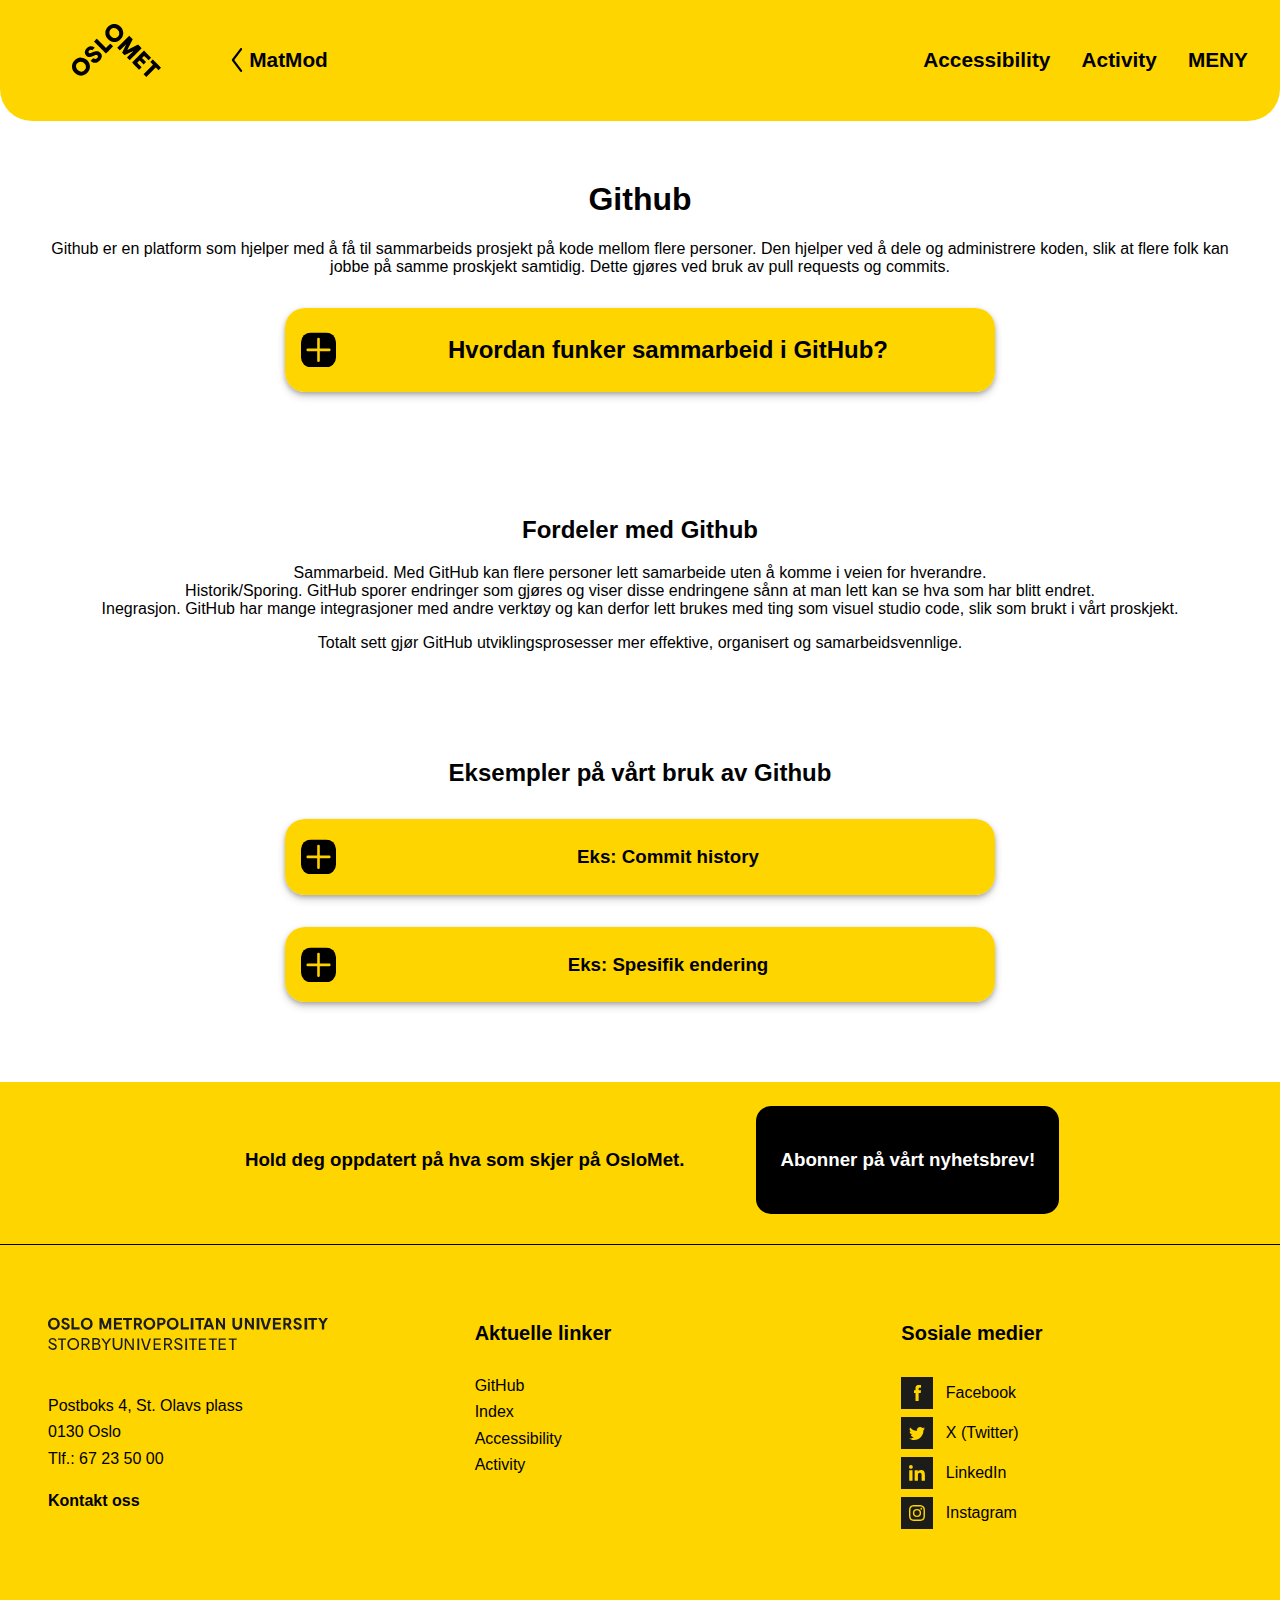
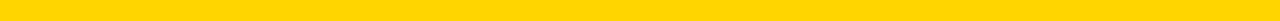
<file: github.html>
<!DOCTYPE html>
<html lang="en">
<head>
    <meta charset="UTF-8">
    <meta name="viewport" content="width=device-width, initial-scale=1.0">
    <title>GitHub</title>
    <link rel="stylesheet" href="css-file/EksamenDATA1200.css">
</head>
<body class="github-body">
    <header>
        <nav class="nav-container">
            <ul class="left-nav">
                <li><a href="https://www.oslomet.no/"><img class="nav-logo" src="pictures/Logo_of_Oslo_Metropolitan_University.svg" alt="OsloMetLogo"></a></li>
                <li><a href="index.html"><img class="less-than-logo" src="pictures/left-arrow-svgrepo-com.svg" alt="Less-than-logo"></a></li>
                <li><a href="index.html" class="view-nav-link">MatMod</a></li>
            </ul>
            <ul class="right-nav">
                <li><a href="accessibility.html" class="nav-link">Accessibility</a></li>
                <li><a href="hobby.html" class="nav-link">Activity</a></li>
                <li class="dropdown-click">
                    <input type="checkbox" id="dropdown-toggle" class="dropdown-checkbox">
                    <label for="dropdown-toggle" class="dropbtn-click">MENY</label>
                    <ul class="dropdown-click-content">
                      <li><a href="accessibility.html">Accessibility</a></li>
                      <li><a href="index.html">MatMod</a></li>
                      <li><a href="hobby.html">Activity</a></li>
                    </ul>
                  </li>
            </ul>
        </nav>
    </header>

    <main>
      <article>
        <h1>Github</h1>
        <p>Github er en platform som hjelper med å få til sammarbeids prosjekt på kode mellom flere personer. 
        Den hjelper ved å dele og administrere koden, slik at flere folk kan jobbe på samme proskjekt samtidig.
        Dette gjøres ved bruk av pull requests og commits.</p>

        <!--Infoboks 1-->
        <section class="big-infobox"> <!--det "rundt" dropdown boksen, brukt for max-width-->
          <details class="dropdown-infobox"> <!--"hele" dropdown boksen, borders, marings, osv.-->
            <summary class="dropdown-button"><h2>Hvordan funker sammarbeid i GitHub?</h2></summary> <!--knappen man trykker på for å åpne infobox-->
              <article class="infobox-content"> <!--inholdet til infoboxen-->
                <ul>
                  <li>
                    En av de viktigste funksjonene for samarbeid på GitHub er pull requests. 
                    Når en gjør endringer i koden, kan man sende en pull request for å foreslå disse endringene til prosjektet. 
                    Andre medlemmer kan da gjennomgå, diskutere og foreslå forbedringer før endringene blir slått sammen med hovedprosjektet.
                  </li>
                  <li>
                    GitHub gjør det også mulig å jobbe på forskjellige deler av et prosjekt samtidig, gjennom branching. 
                    Hver person jobber på sin egen gren, og endringene blir senere integrert i hovedprosjektet etter godkjenning.
                  </li>
                </ul>
              </article>
          </details>
        </section>

      </article>

      <article class="fordeler_github"> <!--class for å skifte ul properties uten å påvirke andre deler-->
        <h2>Fordeler med Github</h2>
        <ul>
          <li>Sammarbeid. Med GitHub kan flere personer lett samarbeide uten å komme i veien for hverandre.</li>
          <li>Historik/Sporing. GitHub sporer endringer som gjøres og viser disse endringene sånn at man lett kan se hva som har blitt endret.</li>
          <li>Inegrasjon. GitHub har mange integrasjoner med andre verktøy og kan derfor lett brukes med ting som visuel studio code, slik som brukt i vårt proskjekt.</li>
        </ul>
        <p>Totalt sett gjør GitHub utviklingsprosesser mer effektive, organisert og samarbeidsvennlige.</p>
      </article>
      
      <article>
        <h2>Eksempler på vårt bruk av Github</h2>
        
        <!--Infoboks 2-->
        <section class="big-infobox"> <!--det "rundt" dropdown boksen, brukt for max-width-->
          <details class="dropdown-infobox"> <!--"hele" dropdown boksen, borders, marings, osv.-->
            <summary class="dropdown-button"><h3>Eks: Commit history</h3></summary> <!--knappen man trykker på for å åpne infobox-->
              <article class="infobox-content"> <!--inholdet til infoboxen-->
                <img src="pictures/GitHub_Commit_list_picture_1.png" alt="GitHub-commit-list-picture-1-img"> <!--Skjermbilde tatt selv, og redigert i paint for å være annonymt-->
                <img src="pictures/GitHub_Commit_list_picture_2.png" alt="GitHub-commit-list-picture-2-img"> <!--Skjermbilde tatt selv, og redigert i paint for å være annonymt-->
                <ul>
                  <li>Eksempeler på commit history.</li>
                  <li>Viser at github blir brukt til å gjøre flere små endringer over tid.</li>
                </ul>
              </article>
          </details>
        </section>

        <!--Infoboks 3-->
        <section class="big-infobox"> <!--det "rundt" dropdown boksen, brukt for max-width-->
          <details class="dropdown-infobox"> <!--"hele" dropdown boksen, borders, marings, osv.-->
            <summary class="dropdown-button"><h3>Eks: Spesifik endering</h3></summary> <!--knappen man trykker på for å åpne infobox-->
              <article class="infobox-content"> <!--inholdet til infoboxen-->
                <img src="pictures/GitHub_Commit_spesific_change_1.png" alt="GitHub-Commit-spesific-change-1-img"> <!--Skjermbilde tatt selv-->
                <img src="pictures/GitHub_Commit_spesific_change_2.png" alt="GitHub-Commit-spesific-change-2-img"> <!--Skjermbilde tatt selv-->
                <ul>
                  <li>Eksempeler på spesifike commit endringer.</li>
                </ul>
              </article>
          </details>
        </section>
      </article>
    </main>
    
    <!--Samme footer som i index, men med endringer i innhold på aktuelle linker-->
    <footer class="bottom-footer">
        <section class="nyhetsbrev-container"> <!--Egen container for å ha noen andre egenskaper (mest med skaling på mindre skjermer)-->
          <div class="nyhetsbrev">
            <h3>Hold deg oppdatert på hva som skjer på OsloMet.</h3>
          </div>
          <a href="https://www.oslomet.no/nyhetsbrev"><div class="nyhetsbrev-button">
            <h3>Abonner på vårt nyhetsbrev!</h3>
          </div></a>
        </section>
        
          <section class="flex-container">
            <div class="top-footer-border"></div>
          </section>
  
        <section class="flex-container"> <!--samme flex container for å gjenbruke klassen-->
            <div class="about"> <!--justerer utsene til item-et-->
                <h3>
                  <img src="pictures/logo-footer.svg" alt="logo-footer-img">
                </h3>
                <ul>
                  <li>Postboks 4, St. Olavs plass</li>
                  <li>0130 Oslo</li>
                  <li>Tlf.: 67 23 50 00</li>
                  <li class="link-kontakt-oss"><a href="https://www.oslomet.no/om/kontakt">Kontakt oss</a></li>
                </ul>
            </div>
            <div class="related-links"> <!--justerer utsene til item-et-->
                <h3>Aktuelle linker</h3>
                <ul>
                  <li><a href="https://github.com/">GitHub</a></li>
                  <li><a href="index.html">Index</a></li>
                  <li><a href="accessibility.html">Accessibility</a></li>
                  <li><a href="hobby.html">Activity</a></li>
                </ul>
            </div>
            <div class="socials"> <!--justerer utsene til item-et-->
              <h3>Sosiale medier</h3>
              <ul>
                <li>
                  <a href="https://www.facebook.com/oslomet/">
                      <img src="pictures/icon-facebook.svg" alt="Facebook icon"> Facebook
                  </a>
                </li>
                <li>
                  <a href="https://x.com/i/flow/login?redirect_after_login=%2Foslomet">
                      <img src="pictures/icon-twitter.svg" alt="Twitter icon"> X (Twitter)
                  </a>
                </li>
                <li>
                  <a href="https://no.linkedin.com/school/oslomet/">
                    <img src="pictures/icon-linkedin.svg" alt="LinkedIn icon"> LinkedIn
                  </a>
                </li>
                <li>
                  <a href="https://www.instagram.com/oslomet/?hl=nb">
                    <img src="pictures/icon-instagram.svg" alt="Instagram icon"> Instagram
                  </a>
                </li>
                </ul>
            </div>
        </section>
    </footer>
</body>
</html>
</file>
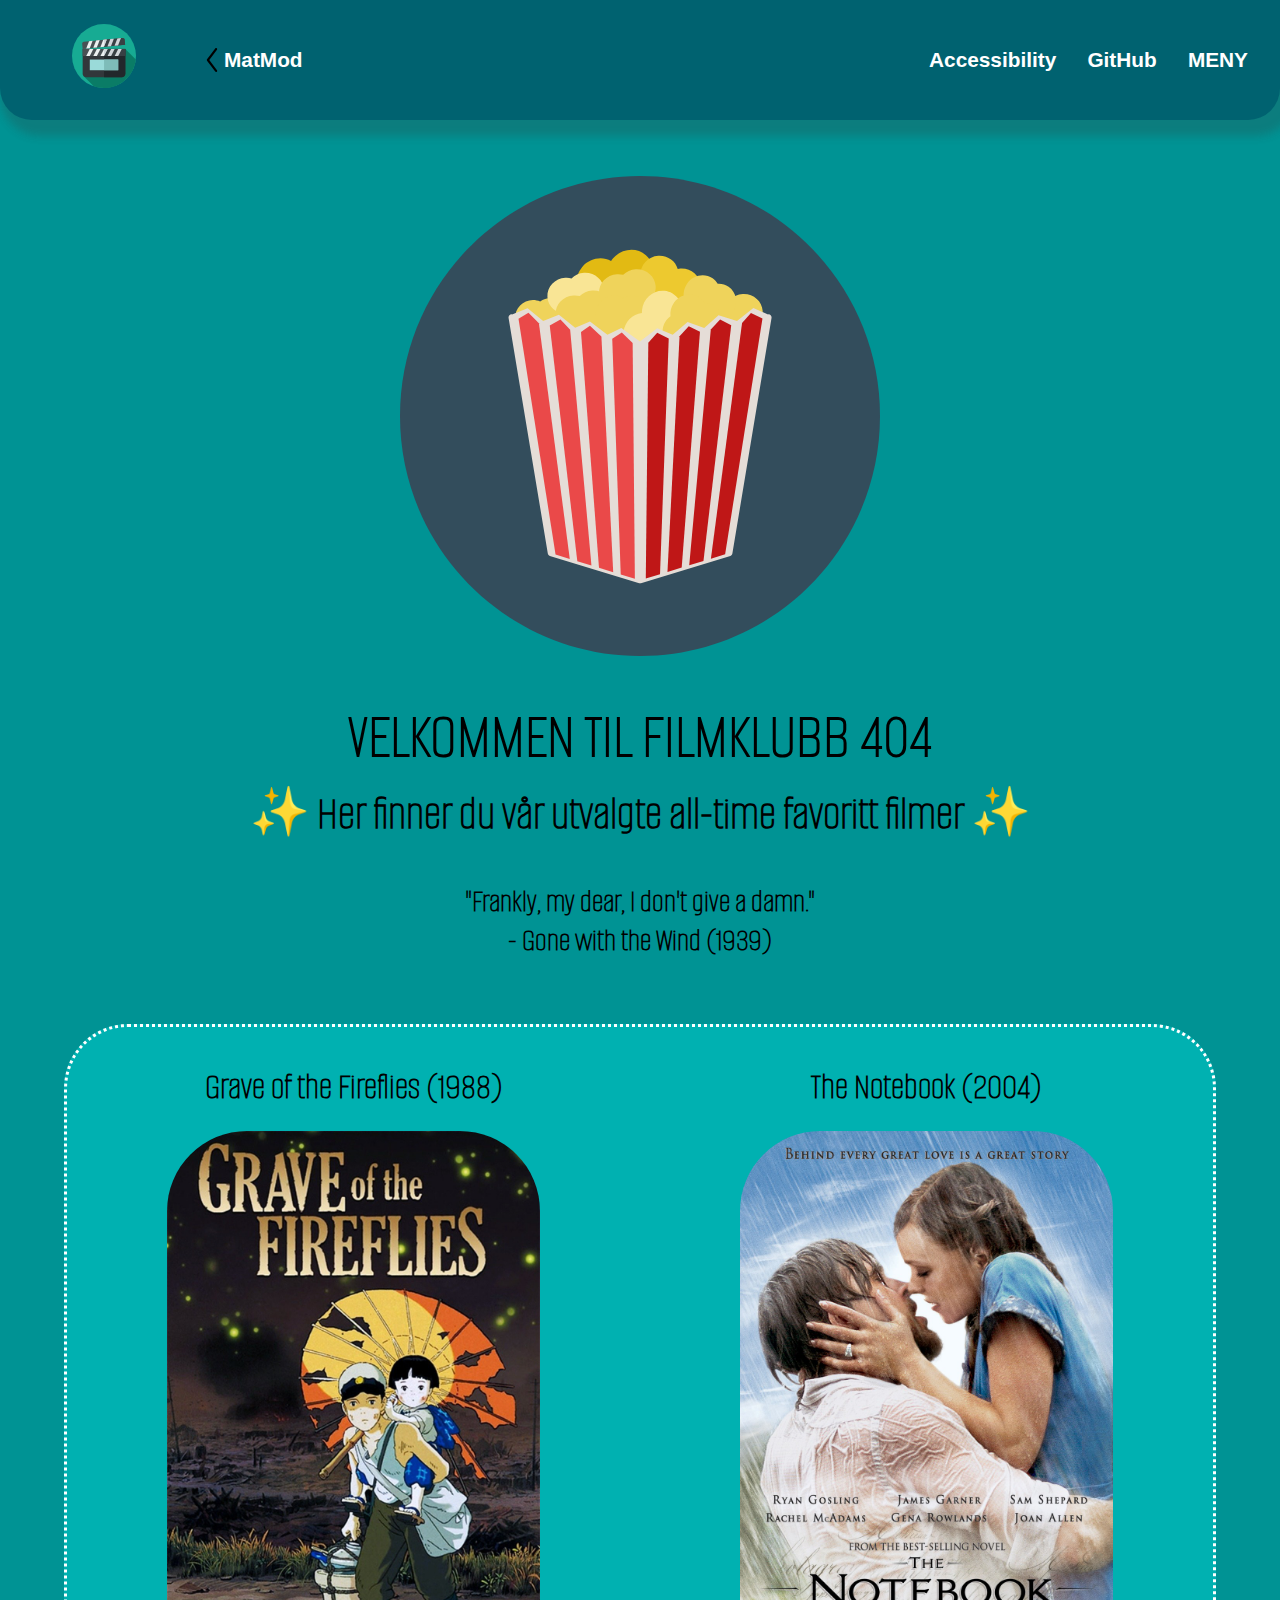
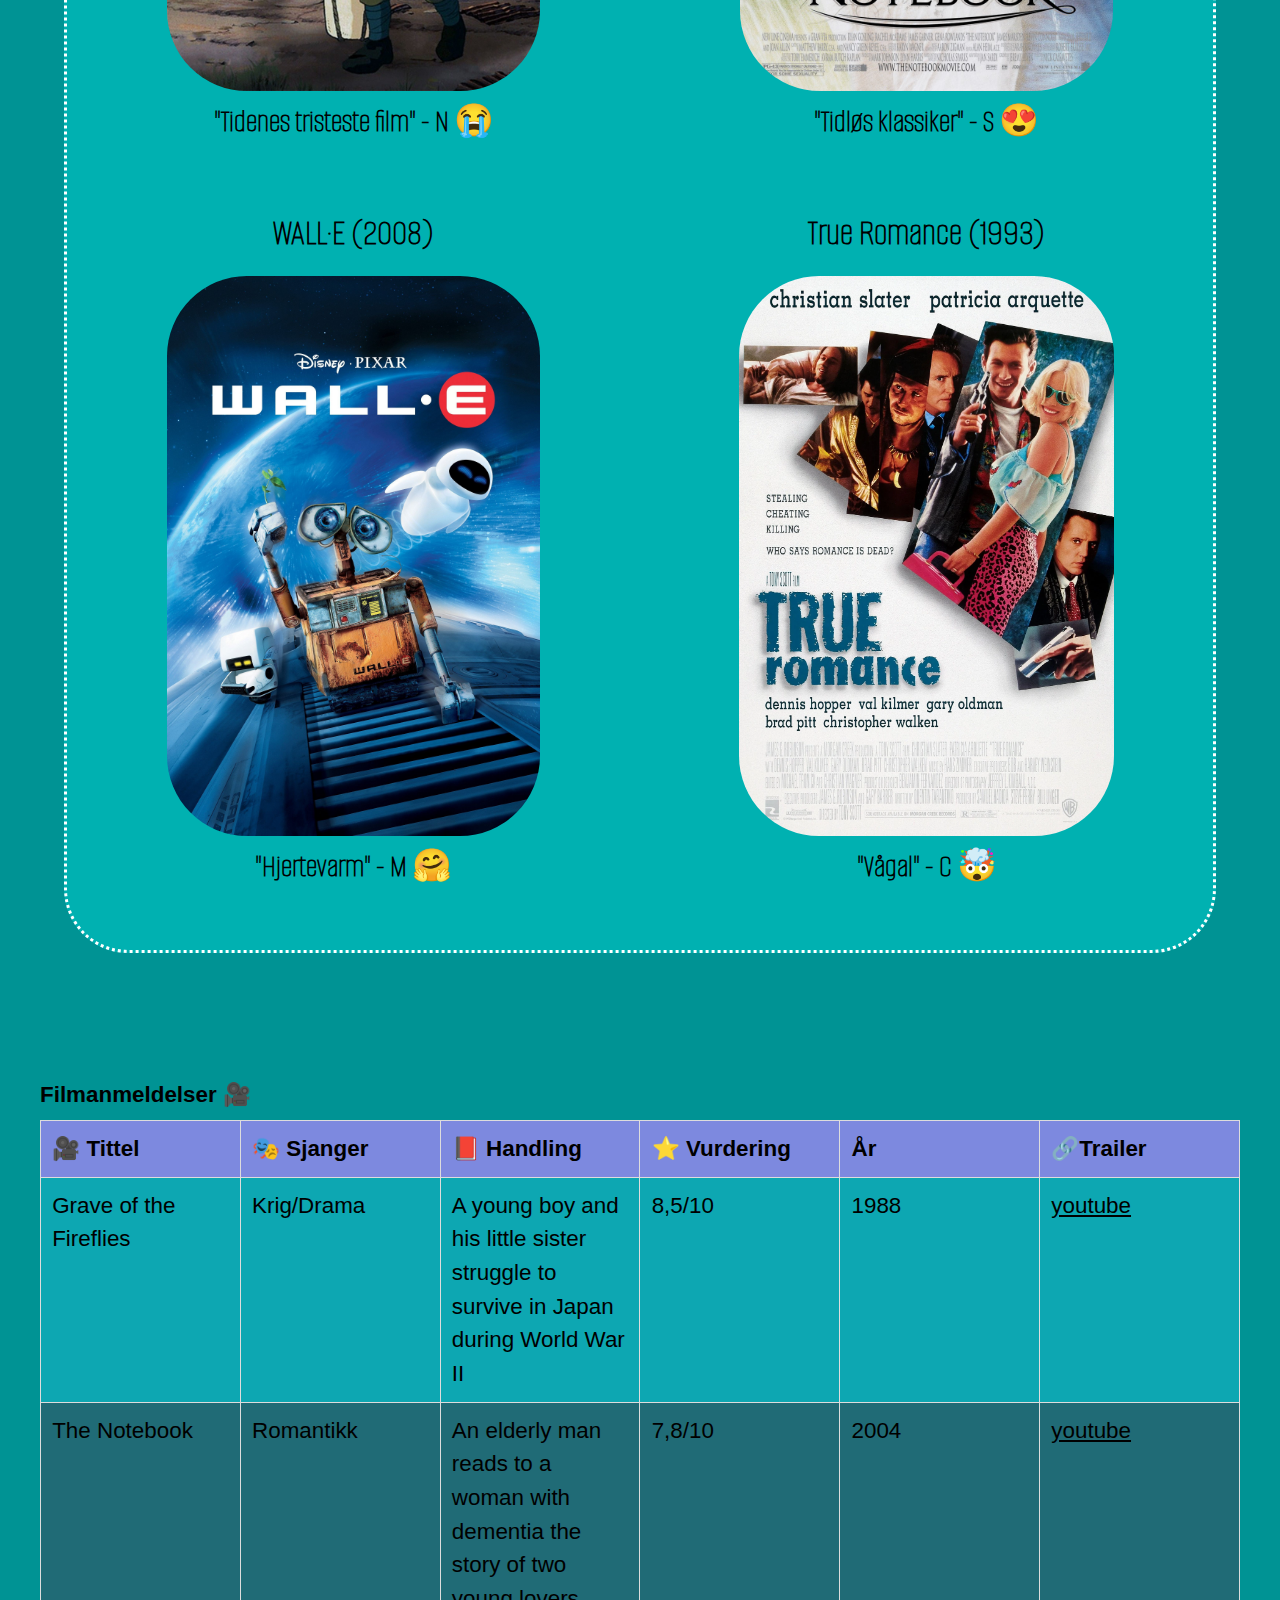
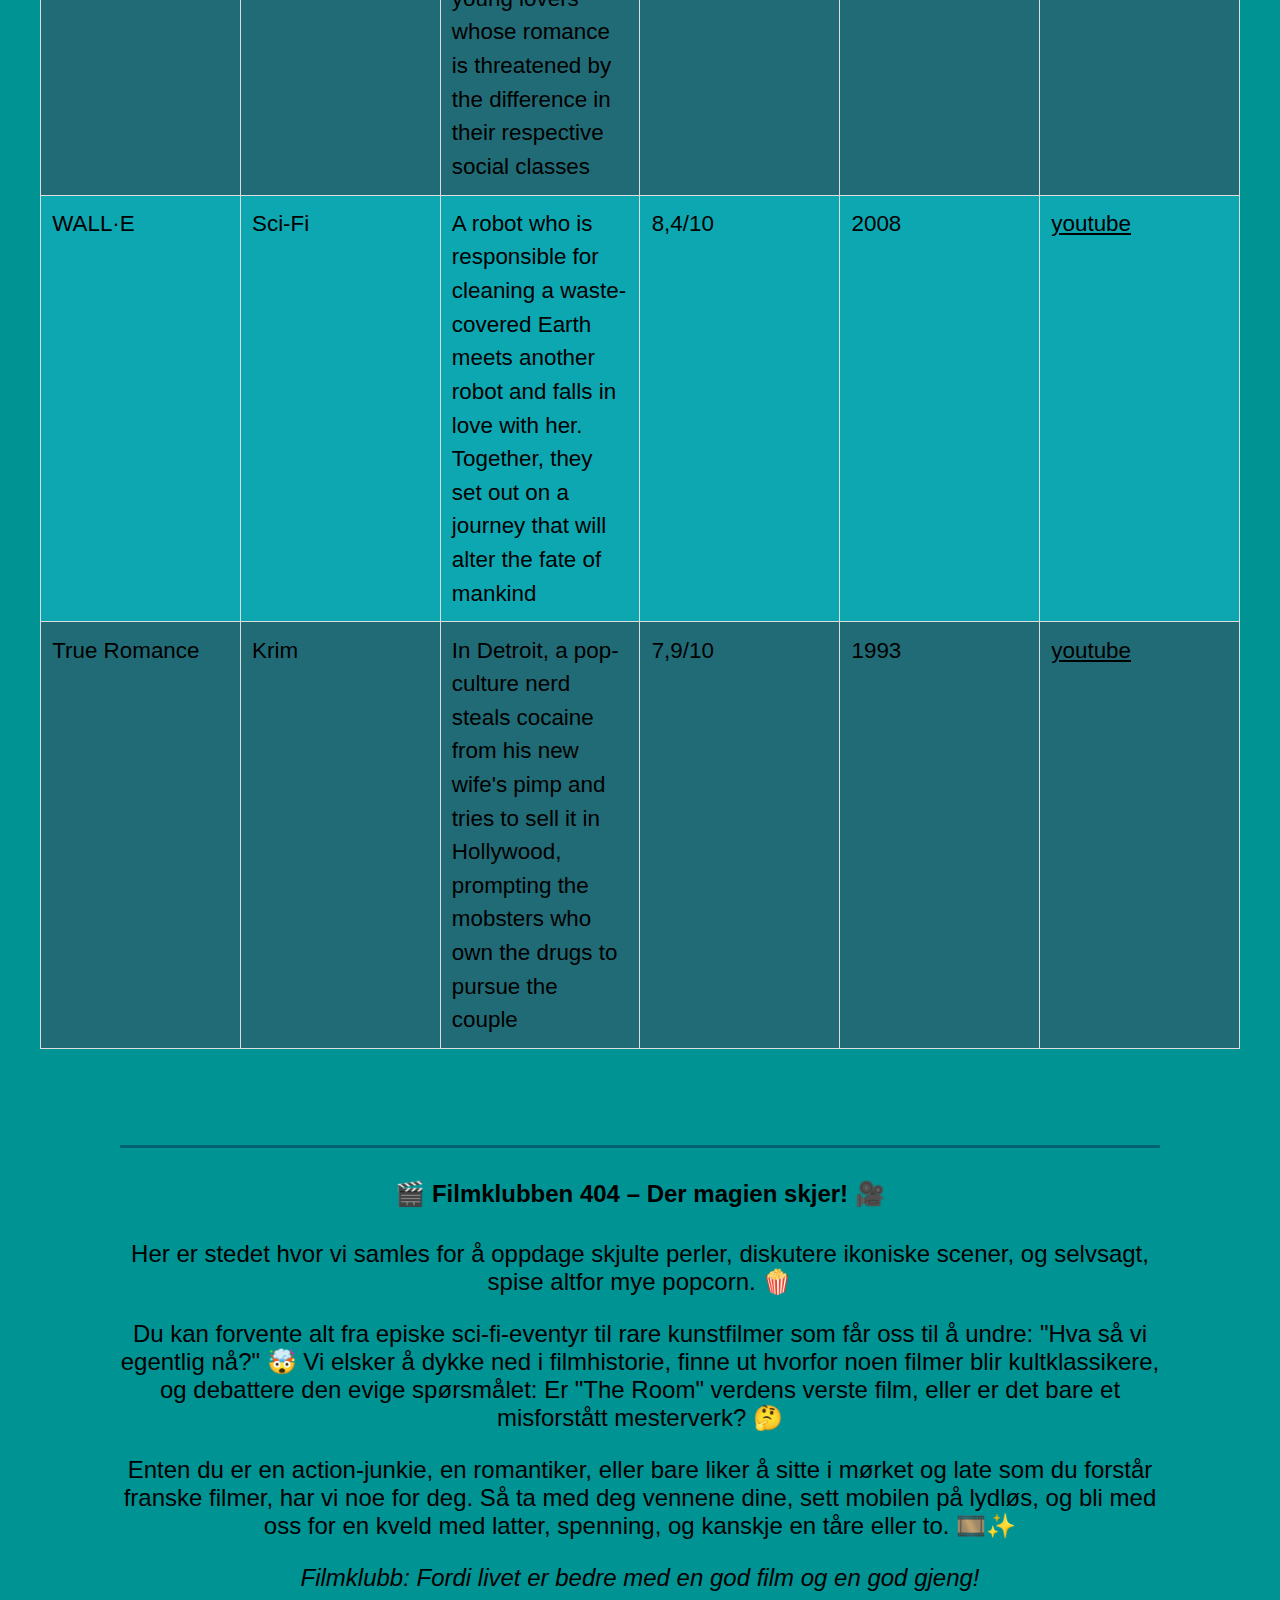
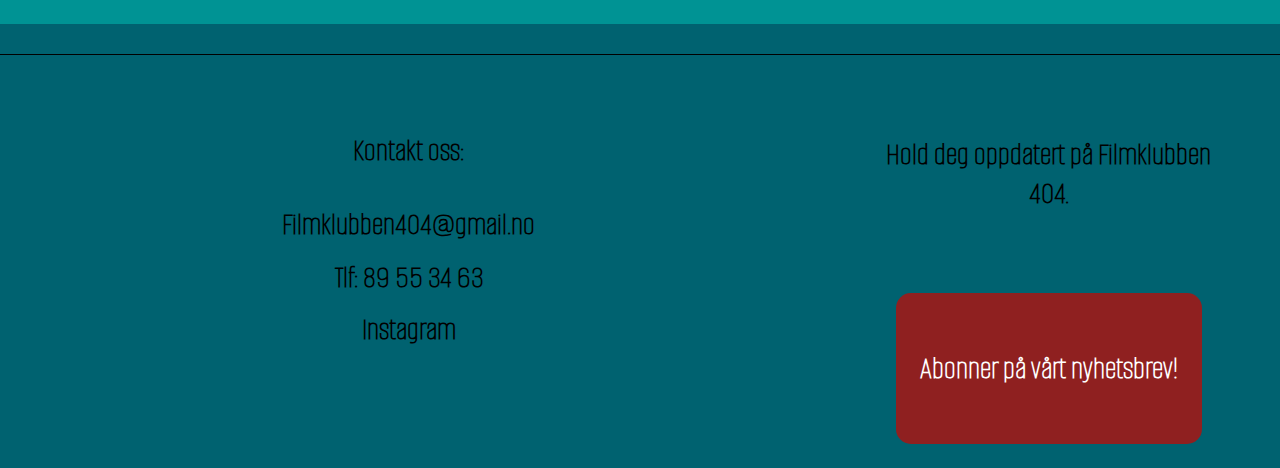
<file: hobby.html>
<!DOCTYPE html>
<html lang="en">
<head>
    <meta charset="UTF-8">
    <meta name="viewport" content="width=device-width, initial-scale=1.0">
    <title>Activity page</title>
    <link rel="stylesheet" href="css-file/EksamenDATA1200.css">
    <link rel="preconnect" href="https://fonts.googleapis.com">
<link rel="preconnect" href="https://fonts.gstatic.com" crossorigin>
<link href="https://fonts.googleapis.com/css2?family=Alumni+Sans+Pinstripe:ital@0;1&family=Roboto:ital,wght@0,100;0,300;0,400;0,500;0,700;0,900;1,100;1,300;1,400;1,500;1,700;1,900&display=swap" 
rel="stylesheet">
</head>
<body class="activity-body">
    <header class="header">
        <nav class="nav-container">
            <ul class="left-nav">
                <li><a href="hobby.html"><img class="nav-logo" src="pictures/clapperboard-svgrepo-com.svg" alt="clapperboard-logo"></a></li><!--kilde:https://www.svgrepo.com/svg/151956/clapperboard-->
                <li><a href="index.html"><img class="less-than-logo" src="pictures/left-arrow-svgrepo-com.svg" alt="Less-than-logo"></a></li><!--kilde:https://www.svgrepo.com/svg/67833/left-arrow-->
                <li><a href="index.html" class="view-nav-link">MatMod</a></li>
            </ul>
            <ul class="right-nav">
                <li><a href="accessibility.html" class="nav-link">Accessibility</a></li>
                <li><a href="github.html" class="nav-link">GitHub</a></li>
                <li class="dropdown-click">
                    <input type="checkbox" id="dropdown-toggle" class="dropdown-checkbox">
                    <label for="dropdown-toggle" class="dropbtn-click">MENY</label>
                    <ul class="dropdown-click-content">
                      <li><a href="accessibility.html">Accessibility</a></li>
                      <li><a href="github.html">GitHub</a></li>
                      <li><a href="index.html">MatMod</a></li>
                    </ul>
                  </li>
            </ul>
        </nav>
    </header>

    <main>
        <section class="top-section-activity">
            <img class="popcorn-logo" src="pictures/popcorn-svgrepo-com.svg" alt="popcorn-logo"> <!--hentet fra:https://www.svgrepo.com/svg/35017/popcorn-->
            <article>
            <h1>VELKOMMEN TIL FILMKLUBB 404</h1>
            <h2>&#10024; Her finner du vår utvalgte all-time favoritt filmer &#10024;</h2>
            <p class="film-quote">"Frankly, my dear, I don't give a damn."</p>
            <p class="film-quote">- Gone with the Wind (1939)</p>
            </article>
        </section>
        
        <!--Legg inn film/bilder her, husk kilder!-->
        <section class="movie-grid-container">
            <article class="movie-grid">
                <div class="movie-item">
                    <h3>Grave of the Fireflies (1988)</h3>
                    <a href="https://www.rottentomatoes.com/m/grave_of_the_fireflies"><img class="movie-img" src="pictures/graveofthefireflies.jpg" alt="grave_of_the_fireflies-img"></a><!--bilde hentet fra: https://www.rottentomatoes.com/m/grave_of_the_fireflies (finner ikke photographer)-->
                    <p>"Tidenes tristeste film" - N &#128557</p>
                </div>
                <div class="movie-item">
                    <h3>The Notebook (2004)</h3>
                    <a href="https://www.rottentomatoes.com/m/notebook"><img class="movie-img" src="pictures/the-notebook.jpg" alt="the-notebook-img"></a><!--bilde hentet:https://www.rottentomatoes.com/m/notebook (finner ikke photographer)-->
                    <p>"Tidløs klassiker" - S &#128525</p>
                </div>
                <div class="movie-item">
                    <h3>WALL·E (2008)</h3>
                    <a href="https://www.rottentomatoes.com/m/wall_e"><img class="movie-img" src="pictures/wall-e.cHJkLWVtcy1hc3NldHMvbW92aWVzL2FkODNhNzI1LTRhOWItNDg0OC05ODcxLWM5NDlmMzVhZTYxYi53ZWJw" alt="wall-e-img"></a><!-- bilde hentet fra: https://www.rottentomatoes.com/m/wall_e (finner ikke photographer)-->
                    <p>"Hjertevarm" - M &#129303</p>
                </div>
                <div class="movie-item">
                    <h3>True Romance (1993)</h3>
                    <a href="https://quentin-tarantino.fandom.com/wiki/True_Romance"><img class="movie-img" src="pictures/True_Romance.webp" alt="true-romance-img"></a><!--bilde hentet fra: https://quentin-tarantino.fandom.com/wiki/True_Romance (finner ikke photographer)-->
                    <p>"Vågal" - C &#129327</p>
                </div>
            </article>
        </section>


 <!--Table! film-->
    <section class="section-filmanmeldelser">
         <table class="table-filmanmeldelser">
            <caption>Filmanmeldelser 🎥</caption>

            <!-- Overskrift øverste rad-->
                <thead>
                  <tr>
                    <th>&#127909 Tittel</th>
                    <th>&#x1F3AD Sjanger</th>
                    <th>&#128213 Handling</th>
                    <th>&#x2B50 Vurdering</th>
                    <th>År</th>
                    <th>&#128279Trailer</th>
                  </tr>
                </thead>

                <tbody>
                    <!--Rad 2-->
                  <tr>
                    <td>Grave of the Fireflies</td>
                    <td>Krig/Drama</td>
                    <td>A young boy and his little sister struggle to survive in Japan during World War II</td>
                    <td>8,5/10</td>
                    <td>1988</td>
                    <td><a href="https://www.youtube.com/watch?v=lhlh7JVcTt8" target="_blank">youtube</a></td>
                  </tr>

                  <!--Rad 3-->
                  <tr>
                    <td>The Notebook</td>
                    <td>Romantikk</td>
                    <td>An elderly man reads to a woman with dementia the story of two young lovers whose romance is threatened by the difference in their respective social classes</td>
                    <td>7,8/10</td>
                    <td>2004</td>
                    <td><a href="https://www.youtube.com/watch?v=BjJcYdEOI0k" target="_blank">youtube</a></td>
                  </tr>
                  
                  <!--Rad 4-->
                  <tr>
                    <td>WALL·E</td>
                    <td>Sci-Fi</td>
                    <td>A robot who is responsible for cleaning a waste-covered Earth meets another robot and falls in love with her. Together, they set out on a journey that will alter the fate of mankind</td>
                    <td>8,4/10</td>
                    <td>2008</td>
                    <td><a href="https://www.youtube.com/watch?v=81nYibxXWCo" target="_blank"> youtube</a></td>
                  </tr>

                  <!--Rad 5!-->
                  <tr>
                    <td>True Romance</td>
                    <td>Krim</td>
                    <td>In Detroit, a pop-culture nerd steals cocaine from his new wife's pimp and tries to sell it in Hollywood, prompting the mobsters who own the drugs to pursue the couple</td>
                    <td>7,9/10</td>
                    <td>1993</td>
                    <td><a href="https://www.youtube.com/watch?v=_wNYNDzKpuQ" target="_blank"> youtube</a></td>
                  </tr>
                </tbody>
            </table>
        </section>    

        <article class="filmklubb-bottom-text"><!--La ikke inn kode for emojies, fordi det går bra om de ikke funker-->
            <h4 class="activity-h4">🎬 Filmklubben 404 – Der magien skjer! 🎥</h4>
            <p>Her er stedet hvor vi samles for å oppdage skjulte perler, diskutere ikoniske scener, og selvsagt, spise altfor mye popcorn. 🍿</p>
            <p> Du kan forvente alt fra episke sci-fi-eventyr til rare kunstfilmer som får oss til å undre: "Hva så vi egentlig nå?" 🤯 Vi elsker å dykke ned i filmhistorie, finne ut hvorfor noen filmer blir kultklassikere, og debattere den evige spørsmålet: Er "The Room" verdens verste film, eller er det bare et misforstått mesterverk? 🤔</p>
            <p>Enten du er en action-junkie, en romantiker, eller bare liker å sitte i mørket og late som du forstår franske filmer, har vi noe for deg. Så ta med deg vennene dine, sett mobilen på lydløs, og bli med oss for en kveld med latter, spenning, og kanskje en tåre eller to. 🎞️✨</p>
            <p class="italic-text">Filmklubb: Fordi livet er bedre med en god film og en god gjeng!</p>   
        </article>

    </main>

    <footer class="bottom-footer">
        <section class="flex-container">
            <div class="top-footer-border"></div>
        </section>
  
        <section class="flex-container-kontakt-oss">
            <div class="about-activity">
                <h3 class="h3-kontakt-oss">
                  Kontakt oss:
                </h3>
                <ul class="kontakt-oss-tekst">
                    <li>Filmklubben404@gmail.no</li>
                    <li>Tlf: 89 55 34 63</li>
                    <li><a href="#">Instagram</a></li>
                </ul>
            </div>
            <div class="nyhetsbrev-activity">
                <section class="nyhetsbrev-container-activity">
                    <div class="nyhetsbrev">
                        <h3>Hold deg oppdatert på Filmklubben 404.</h3>
                    </div>
                    <a href="https://www.oslomet.no/nyhetsbrev"><div class="nyhetsbrev-button-activity">
                            <h3>Abonner på vårt nyhetsbrev!</h3>
                    </div></a>
                  </section>            
            </div>
        </section>
      </footer>
    
</body>
</html>
</file>
<file: css-file/EksamenDATA1200.css>
html {
  font-family: Avenir, Helvetica, Arial, sans-serif;
} /*hele html har denne teksten som standard*/

body {
  margin: 0;
}

main {
  padding-top: 7em;
  width: 100%;
} /*Hvis ikke havner øverste delen av bodyen under navbaren*/

/*Nav-bar brukt på alle html sider, med noe endringer*/
/*kilde til navbar: https://stackoverflow.com/questions/78169850/how-to-align-a-logo-on-the-left-and-navigation-on-the-right-using-html-and-css*/
.nav-container {
  display: flex;
  align-items: center;
  justify-content: space-between;
  font-weight: bold;
  background-color: rgb(255, 213, 0);
  overflow: visible;
  position: fixed;
  top: 0;
  left: 0;
  right: 0;
  border-bottom-left-radius: 2em;
  border-bottom-right-radius: 2em;
  z-index: 10;
}

.left-nav {
  display: flex;
  align-items: center;
  list-style: none;
}

.nav-logo {
  height: 3.3em;
  padding-left: 2em;
  padding-right: 1.5em;
  margin-bottom: 1.5em;
  margin-top: 0.5em;
}

.less-than-logo {
  height: 1.5em;
  padding-top: 0.25em;
  padding-left: 2.5em;
}

.right-nav {
  display: flex;
  list-style: none;
  margin-right: 2em;
  align-items: center;
}

.view-nav-link, .nav-link {
  text-decoration: none;
  color: rgb(0, 0, 0);
  font-size: 1.3em;
  margin-right: 1.5em;
}

.view-nav-link:hover, .nav-link:hover, .dropdown-click:hover {
  color: white;
  cursor: pointer;
}

/*linker i navbar forsvinner ved scaling(breakpoint), derfor la inn linkene i menybaren*/
@media (max-width: 1200px) {
  .nav-link {
    display: none;
  }
}
/*narrow screen - tilpasset navbar*/
@media (max-width: 650px) {
  .nav-logo, .view-nav-link {
    height: 1.7em;
    padding: 0;
    margin-bottom: -0.1em;
    font-size: 1em;
    margin-left: -0.5em;
  }
  .less-than-logo {
    margin-left: -2em;
  }
  .nav-container {
    border-radius: 0 0 1em 1em;
  }
  .dropbtn-click {
    font-size: 1em !important; /*prioriterer over default/andre koder*/
  }
}

/*-----CLICK DROPDOWN, FIKK HJELP AV CHATGPT(for å lage checkbox) (kilde lenger nede) og weschool for å lage mega menu
KILDE: https://www.w3schools.com/howto/howto_css_mega_menu.asp-----*/
/* Dropdown Container */
.dropdown-click {
  float: right;
  overflow: hidden;
}

/* Hidden Checkbox */
.dropdown-checkbox {
  display: none;
}

/* Label as the Dropdown Button */
.dropbtn-click {
  font-size: 1.3rem;
  cursor: pointer;
  text-decoration: none;
  display: inline-block;
  background-color: inherit;
  border: none;
  outline: none;
}

/* Dropdown Content (Hidden by Default) */
.dropdown-click-content {
  font-size: 1.5em;
  list-style: none;
  display: none;
  position: absolute;
  background-color: rgb(255, 213, 0);
  left: 0;
  right:0;
  box-shadow: 0em 1em 1em 0em rgba(0,0,0,0.1);
  z-index: 1;
  min-width: 160px;
  padding-top: 1em;
  padding-bottom: 1em;
  margin-top: -0.01em;
  border-radius: 0 0 2em 2em;
}

.dropdown-click-content a {
  float: none;
  color: black;
  padding-top: 0.5em;
  padding-bottom: 0.5em;
  padding-left: 4em;
  text-decoration: none;
  display: block;
  text-align: left;
}

.dropdown-click-content a:hover {
  text-decoration: underline;
  color: white;
}

/* Show content when checkbox is checked */
.dropdown-checkbox:checked ~ .dropdown-click-content {
  display: block;
}
/*KILDE CHATGPT:
        Dropdown Container
        .dropdown {
          position: relative;
          display: inline-block;
      }
      Hidden Checkbox
      .dropdown-checkbox {
          display: none;
      }
      Label as the Dropdown Button
      .dropbtn {
          background-color: #007bff; Blue background
          color: white;
          padding: 10px 20px;
          font-size: 16px;
          border: none;
          cursor: pointer;
          text-decoration: none;
          display: inline-block;
      }
      Dropdown Content (Hidden by Default)
      .dropdown-content {
          display: none;
          position: absolute;
          background-color: white;
          min-width: 160px;
          box-shadow: 0px 8px 16px rgba(0, 0, 0, 0.2);
          z-index: 1;
          list-style: none;
          padding: 0;
          margin: 0;
      }
      .dropdown-content a {
          color: black;
          padding: 10px 15px;
          text-decoration: none;
          display: block;
      }
      .dropdown-content a:hover {
          background-color: #f1f1f1;
      }
      Show content when checkbox is checked
      .dropdown-checkbox:checked ~ .dropdown-content {
          display: block;
      }*/
/*-----------*/

.top-section {
  text-align: center;
  font-size: 2.2em;
}

.top-section-grid {
  display: grid;
  grid-template-columns: auto auto auto auto;/*4 bokser over, og resten nede. Intensjonen er at den skal autoskalere*/
  text-align: center;
  color:rgb(43, 43, 43);
  font-size: 2.5em;
  padding-left: 4rem;
  padding-right: 4rem;
  margin-bottom: 2em;
}
/*for styling og tilpasning, men kan bli litt kronglete ved endringer i koden*/
.grid-item5 {
  padding-left: 4em;
}

.grid-item6 {
  grid-column: 2 / 4;
  border-bottom-style: ridge;
}
.grid-item7 {
  padding-right: 4em;
}

.grid-text-over {
  font-size: 0.6em;
  font-weight: bold;
  padding-top: 1.5em;
  border-top-style: ridge;
  border-color: rgba(39, 39, 39, 0.2);
}

.grid-text-under {
  font-size: 0.6em;
  margin-top: -1em;
}

/*grid->flex ved breakpoint*/
@media (max-width: 1000px) {
  .top-section-grid, .grid-item6, .grid-item5, .grid-item7 {
  display: flex;
  flex-direction: column;
  border-bottom-style: none;
  padding: 0;
  }
}

.top-section-description {
  text-align: center;
  font-size: 1.5em;
  margin-bottom: 5rem;
}

/*Alle de store informasjonsboksene*/
.big-infobox {
  margin: 2em auto;
  max-width: 60%;
}

/*Skalerer først sammen med top-section*/
@media (max-width: 1000px) {
.big-infobox {
  max-width: 70%;
}
  
.learning-table {
  font-size: 0.9em;
}

.dropdown-subject-button h3 {
  font-size: 0.8em;
}

.infobox-content .year-button {
  margin: 1em;
  padding: 0.7em;
  font-size: 0.8em;
}

.content-with-aside {
  flex-direction: column;
}

}


/*Skalerer til små skjermer*/
@media (max-width: 650px) {
.big-infobox {
  max-width: 90%;
}

.learning-table {
  font-size: 0.7em;
  padding: 0em;
}

.infobox-content {
  margin: 1em;
}

.infobox-content .year-button {
  margin: 0.8em;
  padding: 0.7em;
  font-size: 0.8em;
}

.study-section {
  display: flex;
  flex-direction: column;
}
}

.dropdown-infobox {
  border-radius: 20px;
  padding: 0.5em 0.5em 0em;
  box-shadow: 0 2px 4px 0 rgba(0, 0, 0, 0.2), 0 4px 8px 0 rgba(0, 0, 0, 0.2);
}

.dropdown-button::-webkit-details-marker {
  display: none;
}

.dropdown-button { /*Tok inspirasjon fra https://www.sitepoint.com/style-html-details-element/ og https://developer.mozilla.org/en-US/docs/Web/HTML/Element/details for å lage details*/
  margin: -0.5em -0.5em 0;
  padding: 0.5em 0.5em 0.5em 4em;
  cursor: pointer;
  border-radius: 20px;
  list-style: none;
  position: relative;
  background-color: rgb(255, 213, 0);
}

.dropdown-infobox[open] .dropdown-button {
  border-radius: 20px 20px 0px 0px;
  box-shadow: 0 4px 4px rgba(0, 0, 0, 0.1);
}

.dropdown-infobox .dropdown-button::before {
  content: "";
  background-image: url(../pictures/plus-icon.svg); /*Eget ikon laget med Figma*/
  background-size: contain;
  width: 2.2em;
  height: 2.2em;
  position: absolute;
  background-repeat: no-repeat;
  left: 1em;
  top: 50%;
  transform: translateY(-50%);
}

.dropdown-infobox[open] .dropdown-button::before {
  background-image: url(../pictures/minus-icon.svg); /*Eget ikon laget med Figma*/
}

.infobox-content {
  padding-bottom: 1em;
  text-align: center;
}

.infobox-content li {
  font-weight: 500;
  color: #333;
  padding: 0.7em 0;
  list-style-type: none;
  text-align: left;
}

.content-with-aside {
  display: flex;
  flex-wrap: wrap;
  gap: 2rem;
}

.content-with-aside li {
  list-style-type: disc;
  margin-left: 2em;
}

.infobox-aside-info {
  flex: 1;
  max-width: 200px;
  background-color: rgb(249, 249, 249);
  border: 1px solid rgb(204, 204, 204);
  border-radius: 8px;
  padding: 2em;
  box-shadow: 0 4px 4px rgba(0, 0, 0, 0.1);
  margin: auto;
}

/*Hva lærer du?*/
.learning-table {
  width: 100%;
  border-collapse: collapse;
  border-spacing: 0;
  margin: 0 auto;
  background-color: rgb(244, 244, 244);
}

.learning-table th, td {
  padding: 0.5em;
  border: 1px solid rgb(140, 140, 140);
  vertical-align: top;
}

.learning-table th {
  background-color: rgb(255, 213, 0);
}




/*Studiets oppbygging - Ny versjon*/
.year-button {
  display: inline-block;
  padding: 0.6em 1em;
  margin: 1em;
  font-weight: bold;
  font-size: 1.2em;
  cursor: pointer;
  background-color: rgb(255, 213, 0);
  color: rgb(0, 0, 0);
  border-radius: 15px;
  text-decoration: none;
  transition: background-color 0.5s;
}

.year-button:hover {
  background-color: rgb(229, 191, 0);
}

.year-content { /*Lagde en klasse slik at alt innhold under de tre "year" ikke viser innholdet enda*/
  display: none;
}

.year-content > h3:first-child {
  font-size: 1.4em;
  margin-top: -0.3em;
}

#year1:target, #year2:target, #year3:target {   /*Target https://www.w3schools.com/cssref/sel_target.php*/
  display: block;                               /*Viser alt etter tilhørende link er trykket på*/
  scroll-margin-top: 180px;                     /*For å forhindre hopping når linken trykkes på https://www.w3schools.com/CSSref/css_pr_scroll-margin-top.php*/
}

.study-section {    
  display: grid;
  grid-template-columns: repeat(auto-fit, minmax(300px, 1fr));
  gap: 1em;
  margin: auto;
  width: 90%;
  border-radius: 10px 10px 0px 0px;
}

.semester {
  display: flex;
  flex-direction: column;
  border-radius: 10px 10px 0 0;
  background-color: rgb(239, 239, 239);
  padding-bottom: 2em;
  box-shadow: rgba(0, 0, 0, 0.2) 0px 0px 4px 0px, rgba(0, 0, 0, 0.2) 0px 4px 7px 0px;
  gap: 1em;
}


.semester h2 {
  color: rgb(67, 67, 67);
  font-size: 1.3em;
  padding-bottom: 0.5rem;
  border-bottom: 2px solid rgb(175, 175, 175);
}

.subject-card {
  display: flex;
  flex-direction: column;
  align-self: center;
  border-radius: 20px;
  background-color: rgb(255, 255, 255);
  width: 60%;
  box-shadow: 0 2px 4px 0 rgba(0, 0, 0, 0.2), 0 4px 8px 0 rgba(0, 0, 0, 0.2);
  min-height: 8em;
  transition: transform 0.7s;
  text-decoration: none;
}

.subject-card:hover {
  transform: scale(1.07); /*Transform https://www.w3schools.com/cssref/css3_pr_transform.php*/
}

.subject-card a {
  color: rgb(0, 0, 0);
  font-size: 1.1em;
  font-weight: bold;
  padding-top: 1.3em;
  text-decoration: underline;
  text-decoration-color: rgb(255, 213, 0);
  text-decoration-thickness: 2px;
}

.subject-card a:hover {
  opacity: 0.6;
}

.card-footer {
  display: flex;
  justify-content: space-between;
  background-color: rgb(255, 213, 0);
  font-size: 0.9em;
  padding: 0.6rem;
  border-radius: 0px 0px 20px 20px;
  margin-top: auto; /*Slik at footer forblir på bunnen av subject-card*/
  font-weight: bold;
  color: rgb(51, 51, 51);
}

.card-footer p {
  margin: 0;
  padding: 0;
}

/*Emnegrupper til Studiets oppbygging*/
.subject-group-section .semester {
  border-radius: 0;
}

.dropdown-subject-button::-webkit-details-marker {
  display: none;
}

.dropdown-subject-button { 
  box-shadow: 0 3px 5px 0 rgba(0, 0, 0, 0.2), 0 5px 10px 0 rgba(0, 0, 0, 0.2);
  border: 1px solid rgb(0, 0, 0);
  cursor: pointer;
  list-style: none;
  position: relative;
  background-color: rgb(255, 213, 0);
  width: 90%;
  margin: auto;
}

.dropdown-subject-group[open] .dropdown-subject-button {
  box-shadow: 0 4px 4px rgba(0, 0, 0, 0.1);
}

.dropdown-subject-group .dropdown-subject-button::before {
  content: "";
  background-image: url(../pictures/plus-icon.svg); /*Eget ikon laget med Figma*/
  background-size: contain;
  width: 1.8em;
  height: 1.8em;
  position: absolute;
  background-repeat: no-repeat;
  left: 1em;
  top: 50%;
  transform: translateY(-50%);
}

.dropdown-subject-group[open] .dropdown-subject-button::before {
  background-image: url(../pictures/minus-icon.svg); /*Eget ikon laget med Figma*/
}

/*Mer informasjon*/
.small-infobox {
  text-align: center;
}

.small-infobox li {
  text-align: left;
}

.additional-information {
  display: grid;
  grid-template-columns: 1fr 1fr 1fr 1fr;
  grid-template-columns: repeat(auto-fit, minmax(250px, 1fr));
  gap: 1em;
  padding: 1em;
}

.infobox-card {
    display: flex;
    flex-direction: column;
    background-color: rgb(250, 250, 250);
    border-radius: 20px;
    box-shadow: 0 3px 5px 0 rgba(0, 0, 0, 0.2), 0 5px 10px 0 rgba(0, 0, 0, 0.2);
    min-height: 10rem;
    font-weight: 500;
    width: 100%;
}

.infobox-card a {
  text-decoration: underline;
  text-decoration-color: rgb(255, 213, 0);
  text-decoration-thickness: 3px;
  color: rgb(0, 0, 0);
}

.infobox-card a:hover {
  color: rgb(104, 104, 104);
}

.card-header {
  background-color:rgb(255, 213, 0);
  border-radius: 20px 20px 0px 0px;
  box-shadow: 0 2px 2px rgba(0, 0, 0, 0.1);
  padding: 0;
}

.card-header h3 {
  margin: 0.5em;
}

/*Artikkel studenhistorier*/
.article-studentstories {
  display: flex;
  flex-wrap: wrap;
  width: 100%;
  max-width: 1000px; /* Maks bredde for å unngå for mye stretching */
  margin: 50px auto;
  padding: 20px;
  box-sizing: border-box; 
  border-radius: 8px;
}

/*Tekst og bilde*/
.content-row {
  display: flex;
  flex-direction: row;
  align-items: stretch;
  width: 100%;
  max-width: 1000px; /* Maks bredde for å unngå for mye stretching */
  background-color: rgb(255, 213, 0);
  margin-bottom: 15px;
  border-radius: 8px;
  min-height: 300px;
  box-sizing: border-box;
  line-height: 1.5; 
  font-size: 16px; 
  padding: 15px;
}

/* Text*/
.section-text {
  width: 50%;
}


/* Overskrift*/
.h3-teknologi-og-design {
  text-decoration: underline;
  font-size: 14px;
  margin: 15px;
  margin-left: 8px;
  margin-bottom: 40px;
  margin-top: 15px;
}

.paragraph-studentstories {
  margin: 15px;
 }

.link-for-text {
  color:black;
  text-decoration: none;
}

.link-for-text:hover {
  color:black;
  opacity: 0.5;
  } 

/* Image*/
.img-smiley-box {
  width: 50%;
  border-radius: 8px;
  margin: 0 auto;
  overflow: hidden;
  transition: transform .2s; /* https://www.w3schools.com/howto/howto_css_zoom_hover.asp*/
}

.img-smiley {
  display: block;
  width: 100%;
  height: 100%;
  object-fit: cover;
  max-width: 100%; 
  border-radius: 8px;
  transition: transform 0.5s;
}

.img-smiley:hover{
  transform: scale(1.1);
  }


/* Button student stories*/
.button-more-studentstories {
  background-color: rgb(255, 213, 0);
  transition: background-color 0.5s, color 0.5s;
  border: none;
  border-radius: 8px;
  font-size: 16px;
  width: 210px;
  height: auto; /* Allow height to adjust dynamically */
  padding: 15px; /* Add padding for touch area */
  display: flex;
  justify-content: center;
  align-items: center;
  margin: 20px auto;
  cursor: pointer;
}

a.button-more-studentstories {
  text-decoration: none;
  color: black;
  display: inline-block;
  text-align: center;
  background-color: rgb(255, 213, 0);
  border-radius: 8px;
  padding: 15px 20px;
  transition: background-color 0.5s, transform 0.2s;
}

a.button-more-studentstories:hover {
  background-color: rgb(229, 191, 0);
}

a.button-more-studentstories:active {
  transform: scale(0.98);
}

/* Scaling*/

@media (max-width: 768px) {
  .article-studentstories {
    flex-direction: column; 
    align-items: center;
  }

  .content-row {
    flex-direction: column;
    align-items: center;
    width: 100%;
  }

  .section-text, .img-smiley-box {
    width: 100%; 
  }

  .section-text {
    order: 1;
  }

  .img-smiley-box {
    order: 2;
  }

  .button-more-studentstories {
    width: 100%; 
    max-width: 300px;
  }
}






/*scrollmenu*/
.section-scrollmenu-related-programs { /* scrollmenu hentet fra: https://www.w3schools.com/howto/howto_css_menu_horizontal_scroll.asp */
  background-color: white;
  overflow: auto;
  white-space: nowrap;
  width: 80%;
  padding: 10px;
  margin: 20px auto;
}

.section-scrollmenu-related-programs a {
  display: inline-block;
  text-decoration: none;
  color: black;
  text-align: center;
  padding: 14px;
  background-color: rgb(255, 213, 0);
  margin: 2px;
  width: 300px; 
  vertical-align: top;
  box-shadow: 5px 5px 10px rgba(0, 0, 0, 0.15);
  border-radius: 5px;
  margin: 10px 5px;
}

.section-scrollmenu-related-programs a:hover {
  box-shadow: 0 4px 8px rgba(0, 0, 0, 0.3);
}

.section-scrollmenu-related-programs .program-item ul {
list-style-type: none; 
padding: 0;
 margin: 0;
}

.section-scrollmenu-related-programs .program-item ul li {
margin-bottom: 5px; 
font-size: 14px; 
}

.section-scrollmenu-related-programs .program-item strong {
display: block;
font-size: 16px;
margin-bottom: 8px;
}

@media (max-width: 480px) {
  .section-scrollmenu-related-programs a {
    width: 300px;
    padding: 8px;
    font-size: 0.6em; 
  }
  .section-scrollmenu-related-programs .program-item ul li {
    font-size: 10px; 
  }
  .section-scrollmenu-related-programs .program-item strong {
    font-size: 12px; 
  }
}

@media (max-width: 608px) {
  .section-scrollmenu-related-programs a {
    width: 300px;
    padding: 10px;
    font-size: 0.7em;
  }
  .section-scrollmenu-related-programs .program-item ul li {
    font-size: 10px;
  }
  .section-scrollmenu-related-programs .program-item strong {
    font-size: 13px; 
  }
}

@media (max-width: 1200px) {
  .section-scrollmenu-related-programs a {
    width: 300px; 
    padding: 12px;
    font-size: 0.9em;
  }
  .section-scrollmenu-related-programs .program-item ul li {
    font-size: 14px; 
  }
  .section-scrollmenu-related-programs .program-item strong {
    font-size: 15px;
  }
}

/*footer start*/
.bottom-footer {
  background-color: rgb(255, 213, 0);
  display: flex;
  flex-wrap: wrap;
  flex-direction: column;
  width: 100;
}

/*footer ul (unordered list) decorations turned off*/
.bottom-footer ul {
  list-style: none;
  margin: 0;
  padding: 0;
}

/*flex-container class modificatrions*/
.flex-container {
  display: flex;
  flex-direction: row;
  justify-content: center;
}

@media (max-width: 892px) {
  .flex-container {
      flex-direction: column;
  }
}

.flex-container h3{
  font-size: 20px;
  font-weight: 700;
}

.flex-container a{
  text-decoration: none;
  color: black;
  transition: all 0.1s ease;
}

.flex-container ul li a:hover {
  text-decoration: underline;
  color: white;
}

/*nyhetsbrev-cotainer*/
.nyhetsbrev-container {
  display: flex;
  flex-wrap: wrap;
  justify-content: center;
}

@media (max-width: 904px) {
  .nyhetsbrev-container {
      justify-content: left;
  }
}

.nyhetsbrev-container a{
  text-decoration: none;
}

/*nyhetsbrev-button class*/
.nyhetsbrev-button {
  background-color: rgb(0, 0, 0);
  color: white;
  margin: 1.5em;
  margin-bottom: 0;
  padding: 1.5em;
  border-radius: 15px;
}

.nyhetsbrev-button a {
  color: white;
}

/*nyhetsbrev class*/
.nyhetsbrev {
  padding: 1.5em;
  margin: 1.5em;
  margin-bottom: 0;
}

/*top-footer-border class*/
.top-footer-border {
  flex-grow: 1;
  align-items: center;
  padding: 15px;
  border-bottom: 1px solid black;
}

/*about class*/
.about {
  flex-grow: 1;
  flex-basis: 100%;
  margin: 1.5em;
  padding: 1.5em;
  line-height: 1.65em;
}

.about h3 {
  line-height: 3em;
}

.link-kontakt-oss {
  margin-top: 1em;
  font-weight: bold;
}

/*contact class*/
.related-links {
  flex-grow: 1;
  flex-basis: 100%;
  margin: 1.5em;
  padding: 1.5em;
  line-height: 1.65em;
}

.related-links h3 {
  line-height: 2em;
}

/*socials class*/
.socials {
  flex-grow: 1;
  flex-basis: 100%;
  margin: 1.5em;
  padding: 1.5em;
  line-height: 2.5em;
}

/*socials class ikoner*/
.socials img {
  width: 2em; /* samme størrelse alle ikoner */
  height: 2em;
  margin-right: 0.5em; /* Space mellom link og ikoner */
  vertical-align: middle;
}

/*--------------------------ACTIVITY PAGE----------------------------*/
.activity-body {
  background-color: rgb(0, 147, 148);
}

/*HEADER BRUKT SAMME SOM INDEX.html*/
.activity-body .nav-container {
  background-color: rgb(0, 98, 112);
  position: absolute;
  box-shadow: 0.5em 0.5em 0.5em 0.5em rgba(52, 52, 52, 0.226)
}

.activity-body .view-nav-link, 
.activity-body .nav-link, 
.activity-body .right-nav, 
.activity-body .dropdown-click-content a {
  color: rgb(255, 255, 255);
}

.activity-body .view-nav-link:hover, 
.activity-body .nav-link:hover,
.activity-body .dropdown-click-content a:hover,
.activity-body .dropbtn-click:hover {
  color: rgb(0, 200, 200);
}

.activity-body .nav-logo {
  height: 4em;
  padding-left: 2em;
  padding-right: 1.5em;
  margin-bottom: 0.75em;
}

.activity-body .dropdown-click-content {
  background-color: rgb(0, 98, 112);
  margin-top: 0.5em;
}

.top-section-activity {
  margin-top: 2em;
  text-align: center;
  font-family: Alumni Sans Pinstripe, sans-serif;
  font-size: 2em;
}

.popcorn-logo {
  height: 15em;
}

.activity-body h1 {
  font-size: 2em;
  margin-top: 0.5em;
  margin-bottom: -0.5em;
}

.film-quote {
  margin-bottom: -1em;
  font-weight: bold;
}

.movie-grid-container {
  margin-top: 3em;
  margin-left: 2em;
  margin-right: 2em;
  font-family: Alumni Sans Pinstripe, sans-serif;
  font-size: 2em;
  font-weight: bold;
}

.movie-grid {
  display: grid;
  grid-template-columns: 1fr 1fr 1fr 1fr;
  text-align: center;
  border-style: dotted;
  border-color: rgb(255, 255, 255);
  border-radius: 2em;
  background-color: rgba(0, 200, 200, 0.565);
}

.movie-img {
  height: 35rem;
  border-radius: 2.5em;
  margin-bottom: -1em;
  margin-top: -0.5em;
  transition: transform 0.3s;
}

.movie-img:hover {
  opacity: 0.8;
  transform: scale(1.03);
}

/*grid->flex (breakingpoints)*/
@media (max-width: 1700px) {
  .movie-grid, .movie-grid-container {
  grid-template-columns: 1fr 1fr;
  flex-direction: column;
  padding-bottom: 1em;
  }
}

@media (max-width: 900px) {
  .movie-grid, .movie-grid-container {
  grid-template-columns: 1fr;
  flex-direction: column;
  padding-bottom: 1em;
  }
}

/*narrow screen*/
@media (max-width: 520px) {
  .activity-body .nav-logo {
    height: 2.5em;
    padding: 0 0 0.4em;
    margin-bottom: -1em;
  }
  .popcorn-logo {
    height: 10em;
  }
  .movie-img {
    height: 15em;
  }
  .movie-grid-container {
    font-size: 1.5em;
  }
  .filmklubb-bottom-text {
    margin-left: 0 !important;
    margin-right: 0 !important;
  }
}

/*table filmanmeldelser*/

.section-filmanmeldelser{
  margin: 5em auto; 
  padding: 1em; 
  border-radius: 5px; 
  max-width: 1200px; 
  min-height: 500px;
}

.table-filmanmeldelser {
  margin: auto;
  border-collapse: collapse; 
  border: 1px solid rgb(221, 221, 221);
  width: 100%; 
  max-width: 100%;
  font-size: 1.4em; 
  overflow: hidden;
  border-spacing: 0;
  box-sizing: border-box;
  table-layout: fixed;
}

/*heading filmanmeldelser*/
.table-filmanmeldelser caption {
font-weight: bold;
margin-bottom: 0.5em;
text-align: left;
}

/* Row and Cell Styling */
.table-filmanmeldelser tbody tr:nth-child(odd) { 
   background-color: rgba(32, 198, 224, 0.396); 
  } 
.table-filmanmeldelser tr:nth-child(even) { 
   background-color: rgb(32, 107, 118);}


.table-filmanmeldelser th,
.table-filmanmeldelser td {
border: 1px solid rgb(221, 221, 221);
padding: 0.5em;
text-align: left;
vertical-align: top;
min-height: 50px;
white-space: normal;
line-height: 1.5; 
}

/* Header Styling */
.table-filmanmeldelser th {
background-color: rgba(156, 135, 241, 0.8);
font-weight: bold;
vertical-align: bottom;
}

thead th {
  background-color: rgb(255, 255, 255);
  border: none}

/* Link */
.table-filmanmeldelser a {
color: black; 
text-decoration: underline;
}

td a:hover {
text-decoration: underline;
color: white;
}    

/* @media*/

@media (max-width: 1187px) {
  .table-filmanmeldelser {
    font-size: 1em;
  }
  .table-filmanmeldelser th,
  .table-filmanmeldelser td {
    padding: 0.4em;
    line-height: 1.45;    
}

@media (max-width: 768px) {
  .table-filmanmeldelser {
    font-size: 0.9em; 
  }
}

  .table-filmanmeldelser th,
  .table-filmanmeldelser td {
    padding: 0.3em;
    line-height: 1.4; 
  }
}

@media (max-width: 480px) {
  .table-filmanmeldelser th,
  .table-filmanmeldelser td {
    padding: 0.2em;
    min-height: 40px;
  }

  .table-filmanmeldelser {
    font-size: 0.7em; 
  }
}

.filmklubb-bottom-text {
  margin-top: 3em;
  text-align: center;
  font-size: 1.5em;
  margin-left: 5em;
  margin-right: 5em;
  border-top: solid;
  border-color: rgb(0, 98, 112);
}

.italic-text {
  font-style: italic;
}


/*Brukt samme footer som i index page*/
.activity-body .bottom-footer {
  background-color: rgb(0, 98, 112);
  margin-top: 2em;
  text-align: center;
  font-family: Alumni Sans Pinstripe, sans-serif;
  font-weight: bold;
}



.footer-activity-page ul {
  list-style: none;
  margin: 0;
  padding: 0;
}

/* Flex container for "kontakt-oss" section */
.flex-container-kontakt-oss {
  display: flex;
  flex-direction: row;
  justify-content: center;
}

@media (max-width: 892px) {
  .flex-container-kontakt-oss {
    flex-direction: column;
  }
}

.flex-container-kontakt-oss h3 {
  font-size: 2em;
  font-weight: 700;
}

.flex-container-kontakt-oss a {
  text-decoration: none;
  color: black;
  transition: all 0.1s ease;
}

.flex-container-kontakt-oss ul li a:hover {
  text-decoration: underline;
  color: white;
}

/* About activity section */
.about-activity {
  flex-grow: 1;
  flex-basis: 100%;
  margin: 1.5em;
  padding: 1.5em;
  line-height: 1.65em;
}

.h3-kontakt-oss {
  font-size: 2em;
  line-height: 1em; /* Fixed typo from 0.em to 1em */
}

.kontakt-oss-tekst {
  font-size: 2em;
  font-weight: bold;
  line-height: 1.65em;
}

.link-kontakt-oss-activity {
  font-weight: bold;
}

/* Newsletter container styling */
.nyhetsbrev-container-activity {
  display: flex;
  flex-wrap: wrap;
  justify-content: center;
}

.nyhetsbrev-container-activity a {
  text-decoration: none;
}

/* Newsletter button styling */
.nyhetsbrev-button-activity {
  background-color: rgb(143, 32, 32);
  color: white;
  margin: 1.5em;
  padding: 1.5em;
  border-radius: 15px;
}

.nyhetsbrev-button-activity a {
  color: white;
}

/* Newsletter section styling */
.nyhetsbrev-activity {
  margin-bottom: 0;
}

/* Footer top border styling */
.top-footer-border {
  flex-grow: 1;
  align-items: center;
  padding: 15px;
  border-bottom: 1px solid black;
}

/*-----ACCESSIBILITY PAGE-----*/
.accessibility-matmod img {
  width: 100%;
  height: auto;
  max-width: 400px;
  margin-bottom: 3em auto;
  border: 2px solid grey;
}

.accessibility-matmod p {
  padding: 1em;
}





/*-----GITHUB PAGE-----*/
/*bruker samme header og footer css som i index*/

.github-body {
  margin: 0;
}

.github-body main {
  text-align: center;
}

.github-body main article img {
  height: 100%;
  width: 100%;
  max-width: 100%;
}

.github-body main article {
  margin: 1.5em;
  padding: 1.5em;
}

.github-body main article h1 {
  font-size: xx-large;
}

.fordeler_github ul {
  list-style: none;
  margin: 0;
  padding: 0;
}
</file>
